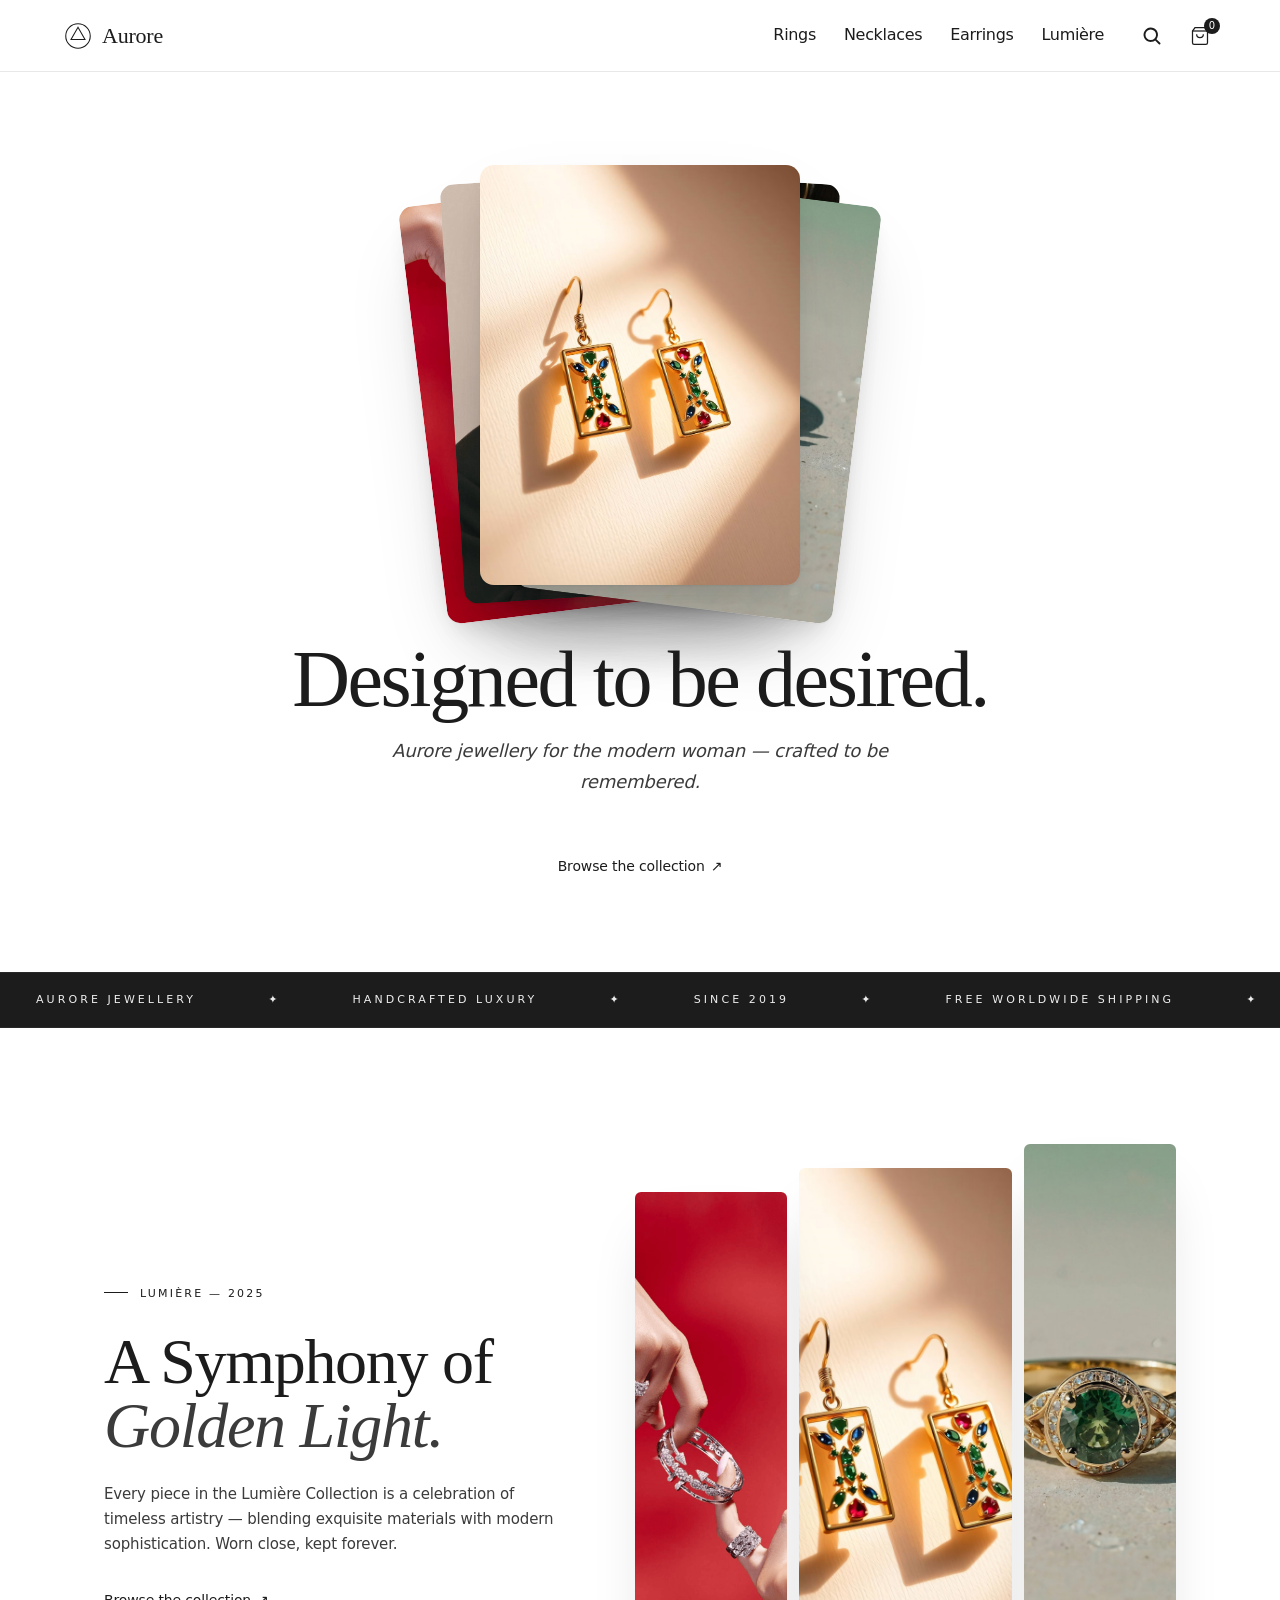
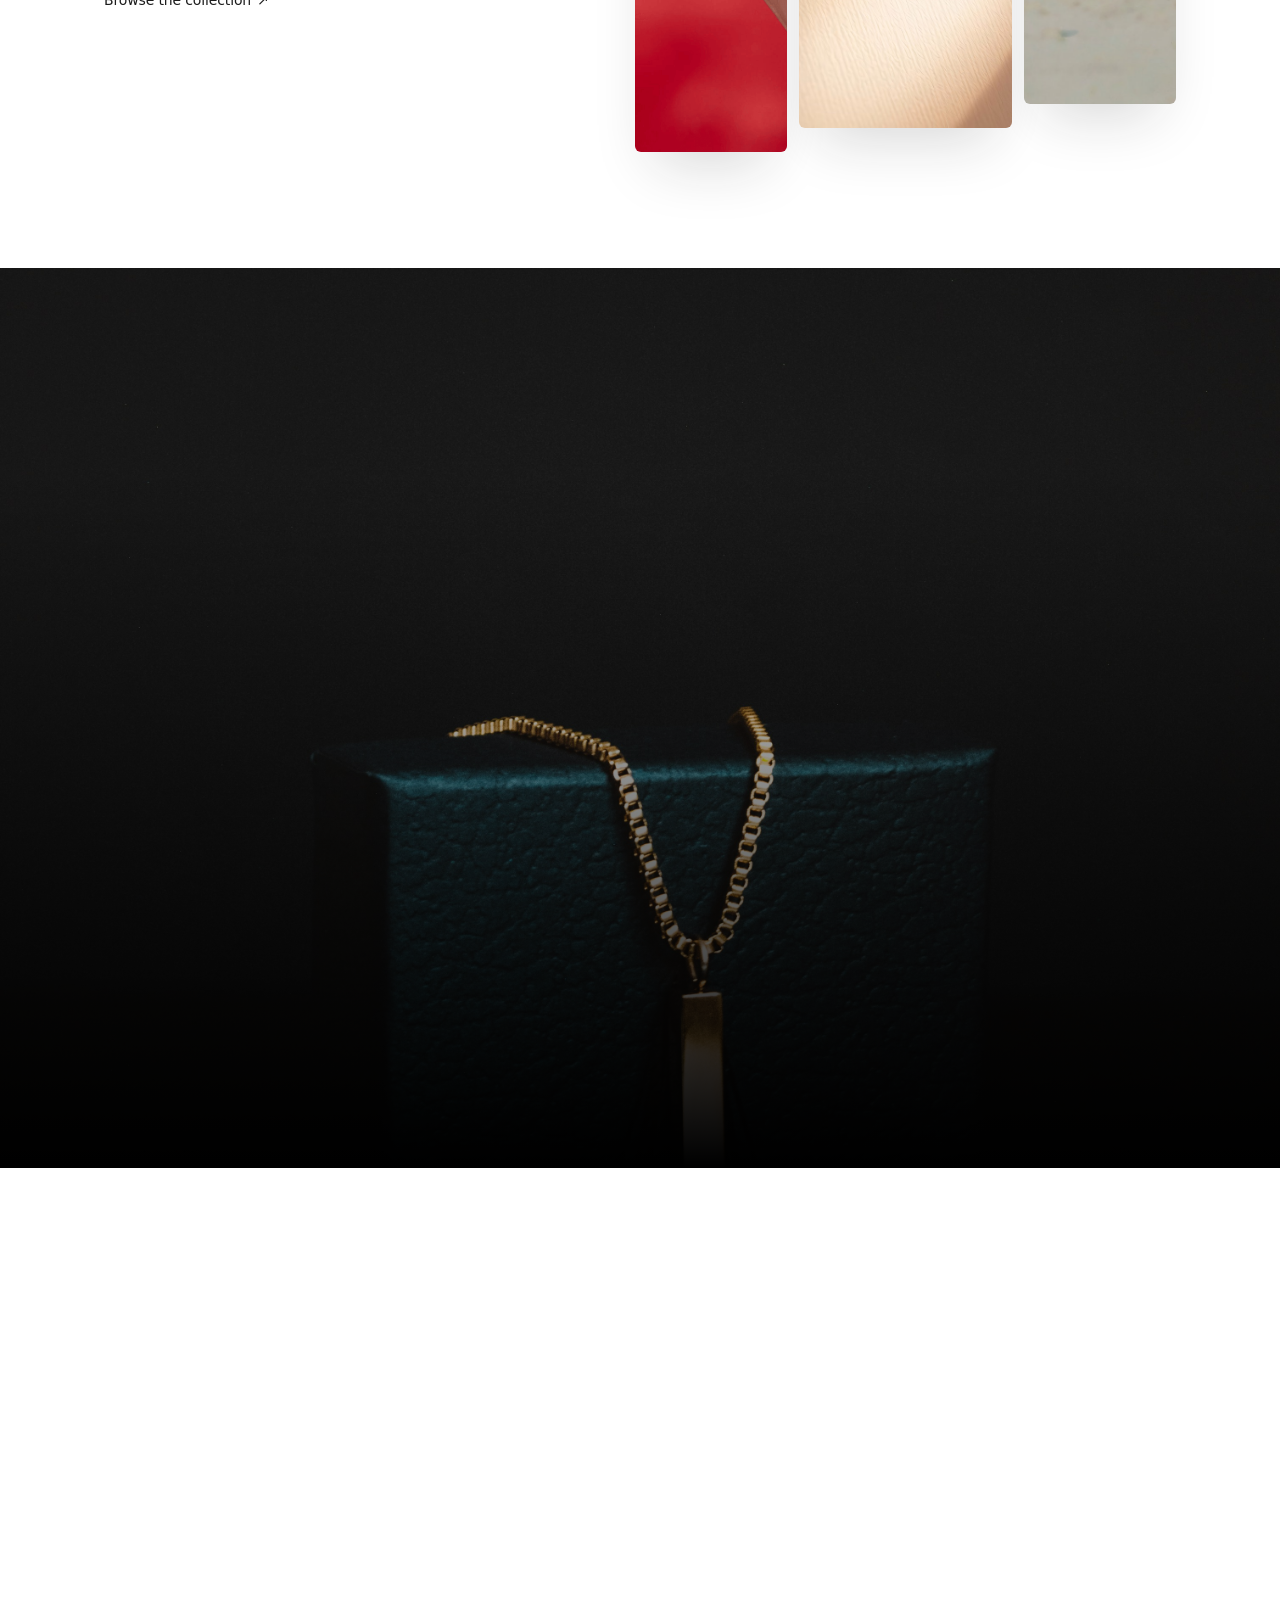
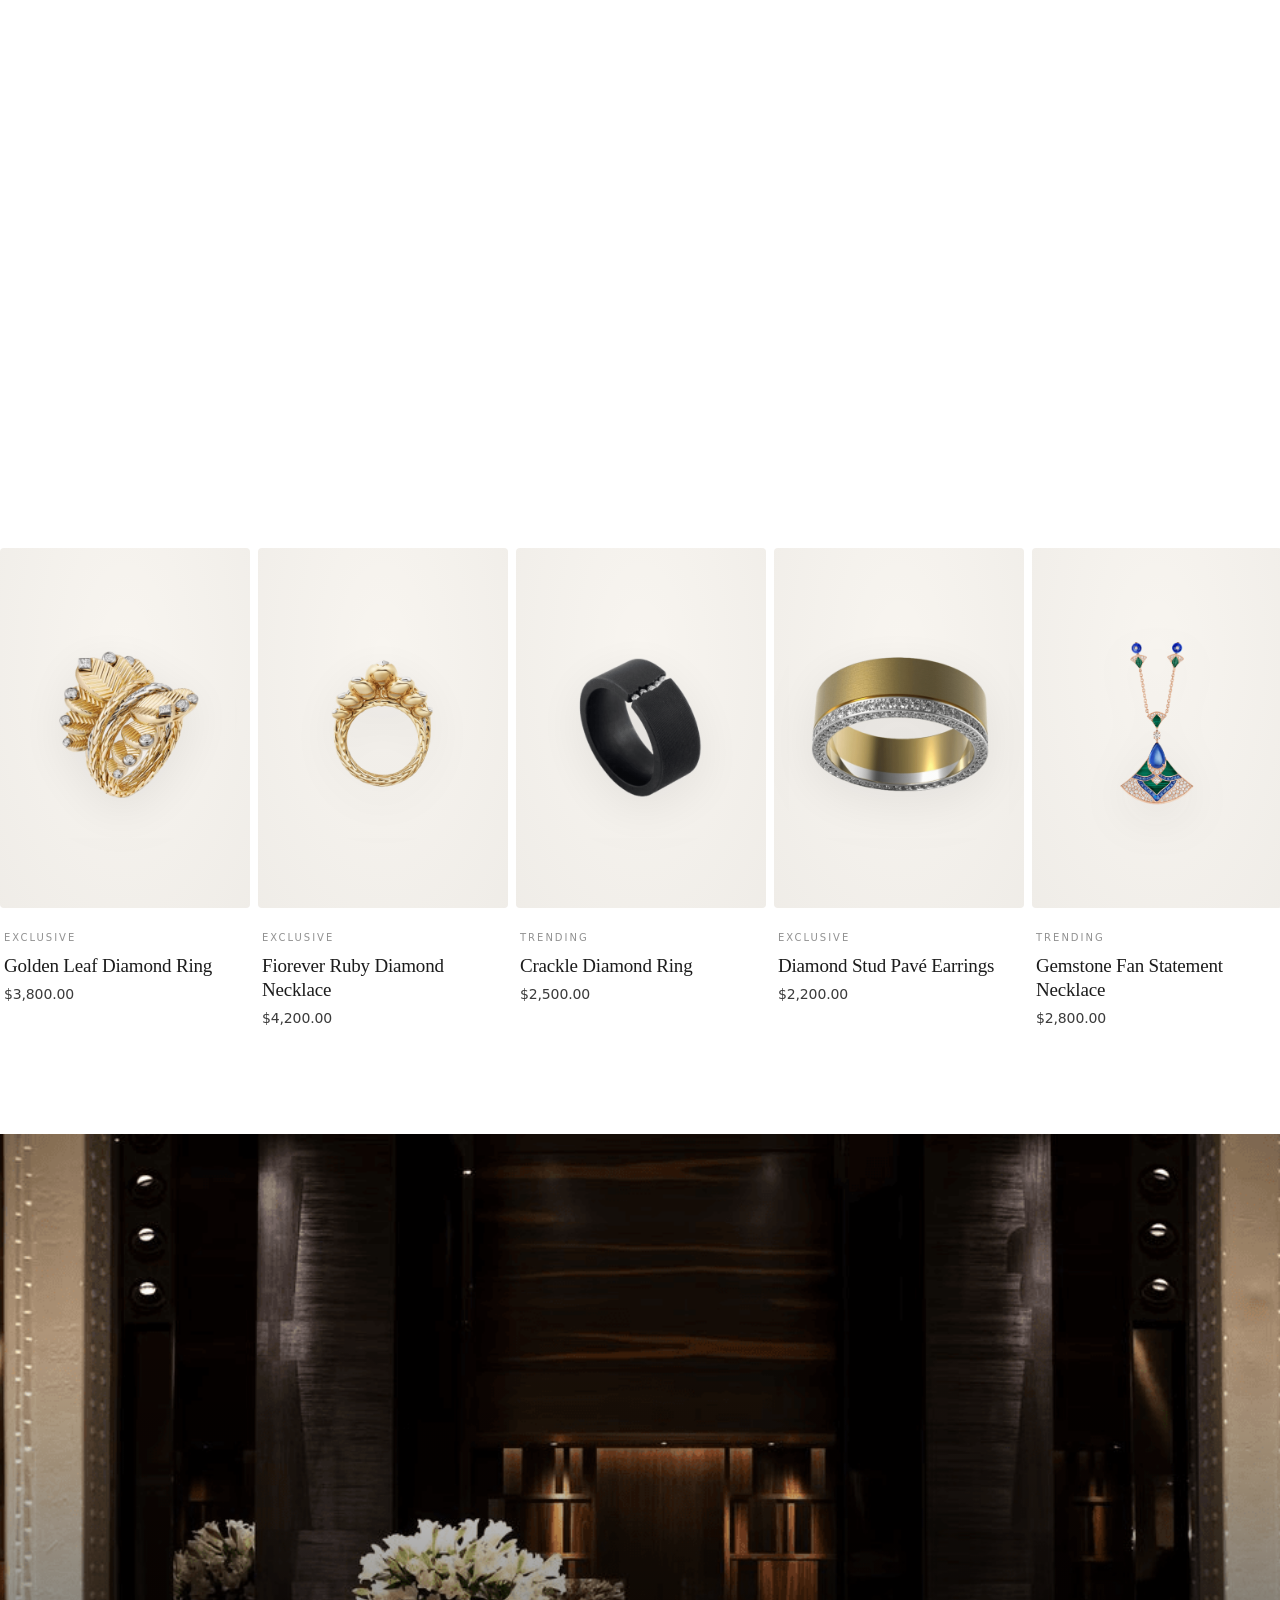
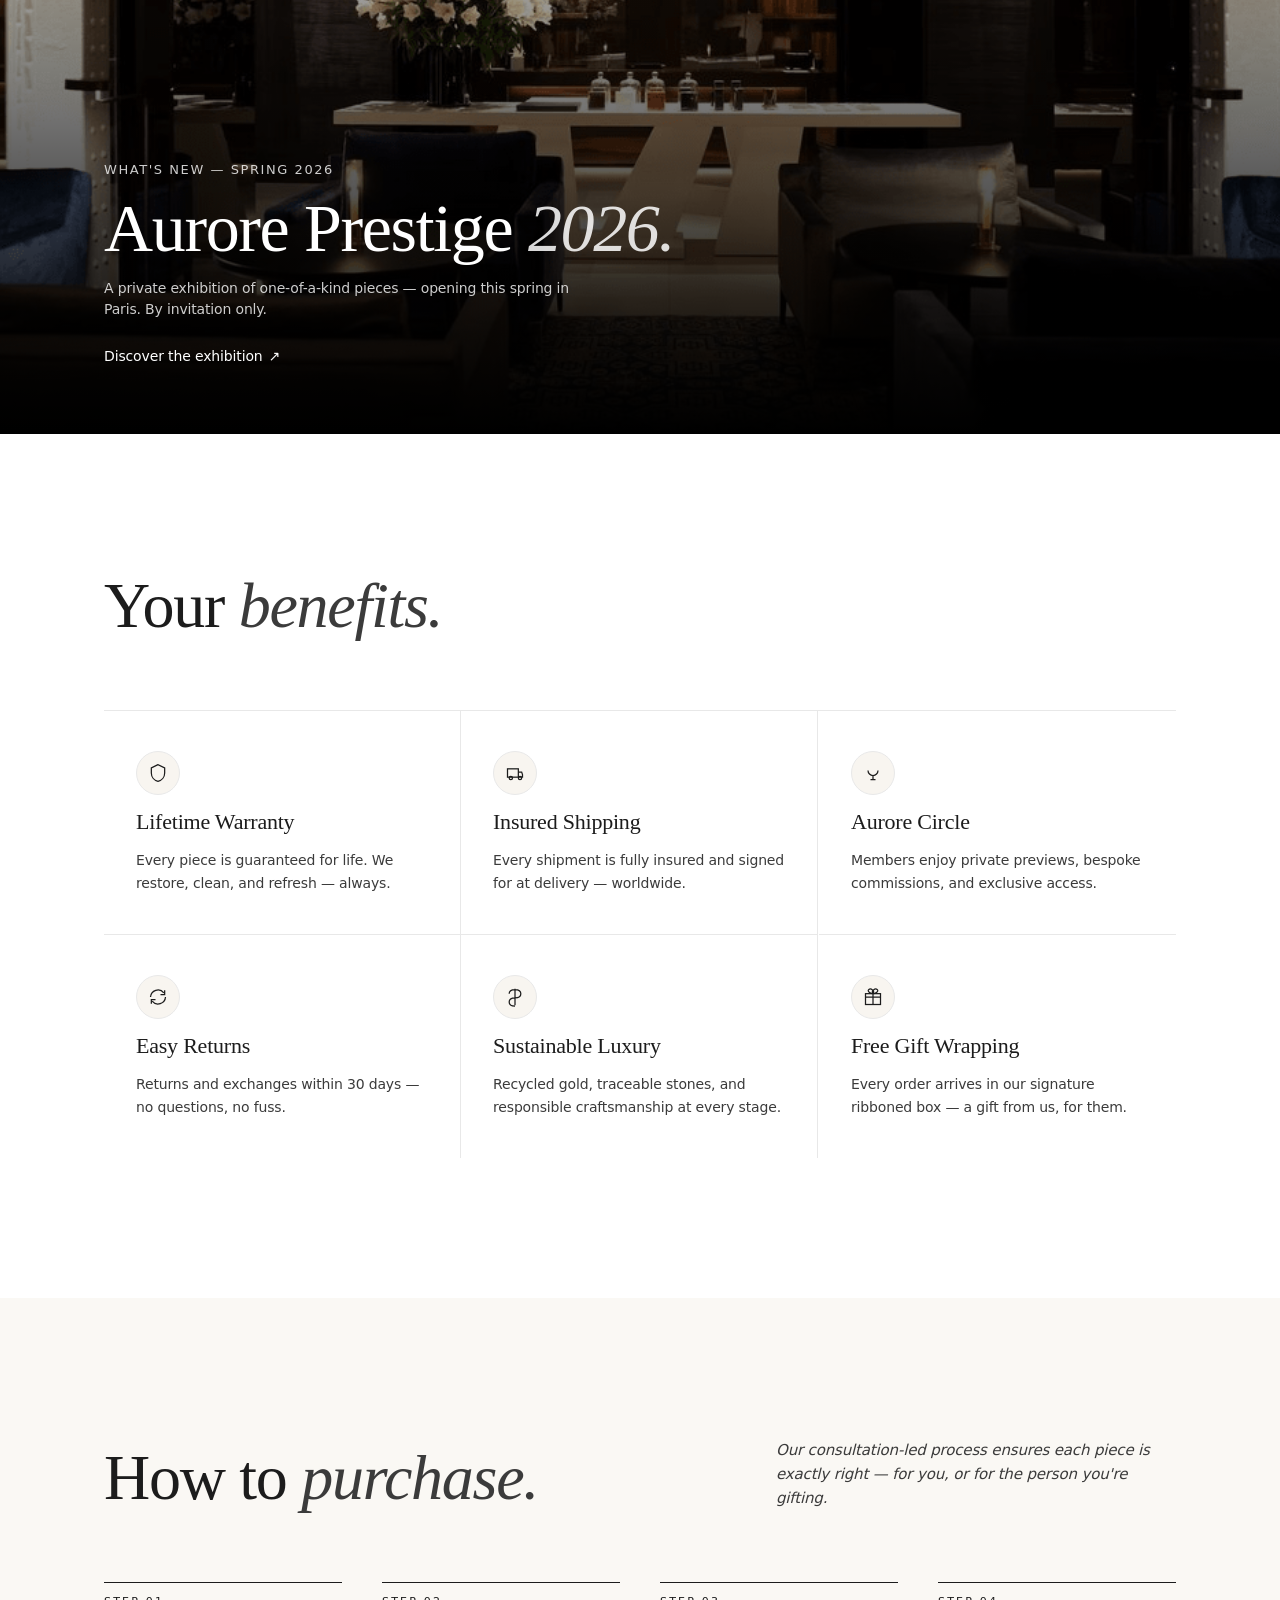
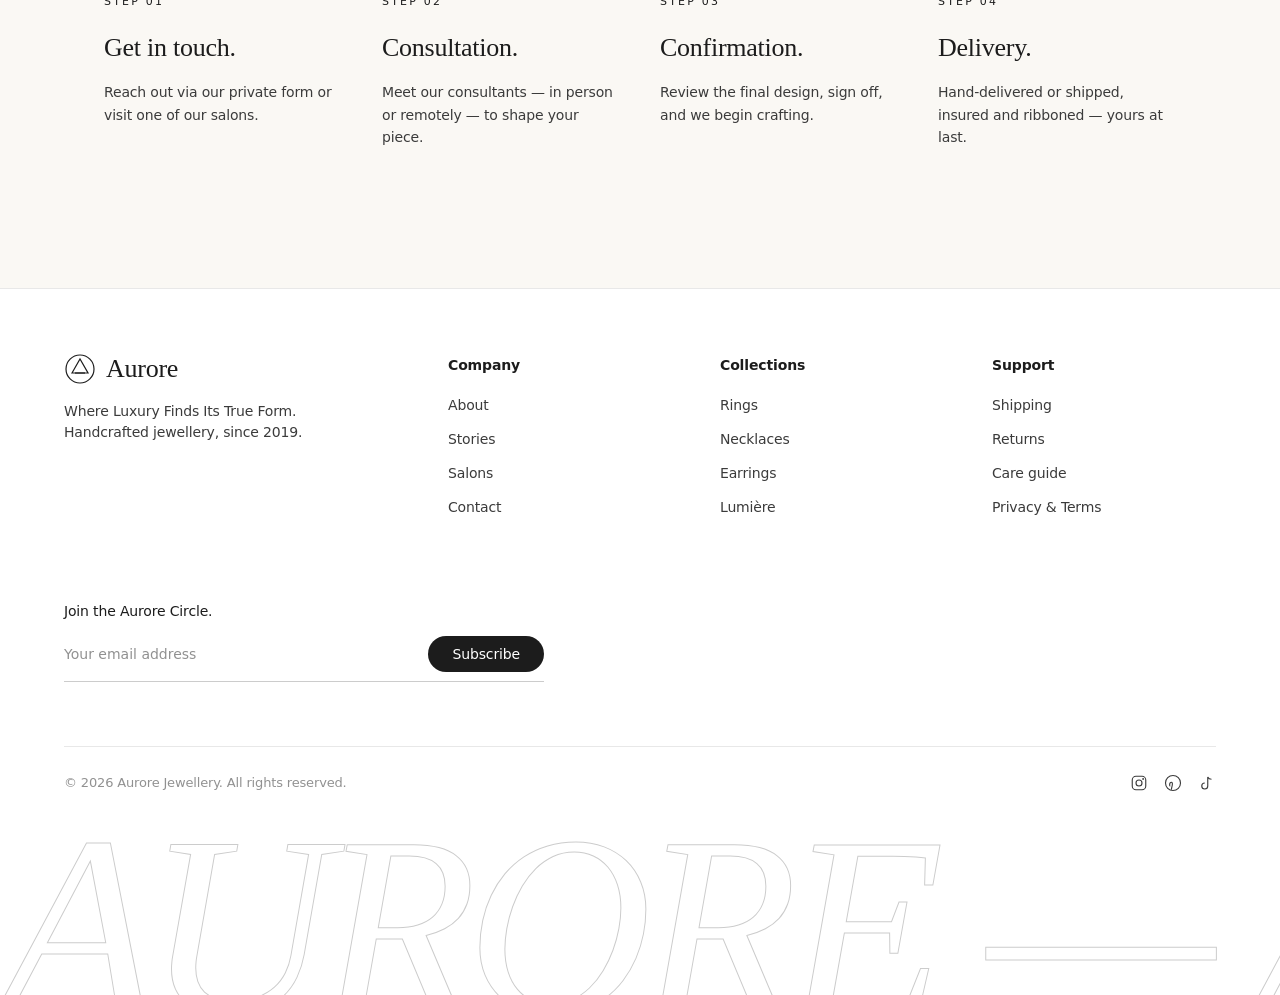
<file: index.html>
<!DOCTYPE html>
<html lang="en">
<head>
  <meta charset="UTF-8" />
  <meta name="viewport" content="width=device-width, initial-scale=1.0" />
  <title>Aurore — Where Dawn Meets Desire</title>
  <meta name="description" content="Aurore — Handcrafted luxury jewellery for the modern woman. Rings, necklaces, earrings and the Lumière Collection." />

  <link rel="preconnect" href="https://api.fontshare.com" crossorigin />
  <link rel="preconnect" href="https://cdn.fontshare.com" crossorigin />
  <link rel="preconnect" href="https://fonts.googleapis.com" />
  <link rel="preconnect" href="https://fonts.gstatic.com" crossorigin />

  <link rel="preload" as="image" href="assets/images/elara/4z5AootUChh2XDNZW0NMzXO2LI.png" />

  <link rel="stylesheet" href="assets/css/base.css" />
  <link rel="stylesheet" href="assets/css/animations.css" />
  <link rel="stylesheet" href="assets/css/navbar.css" />
  <link rel="stylesheet" href="assets/css/landing.css" />
  <link rel="stylesheet" href="assets/css/footer.css" />
</head>
<body>

  <!-- ─── NAVBAR ─── -->
  <nav class="navbar" id="navbar" aria-label="Primary">
    <div class="navbar__inner">
      <a href="index.html" class="navbar__logo" aria-label="Aurore home">
        <svg class="navbar__logo-mark" viewBox="0 0 32 32" fill="none" aria-hidden="true">
          <circle cx="16" cy="16" r="14" stroke="#1C1C1C" stroke-width="1.2"/>
          <path d="M8 20 L16 6 L24 20 Z" stroke="#1C1C1C" stroke-width="1.2" fill="none"/>
          <line x1="11" y1="20" x2="21" y2="20" stroke="#1C1C1C" stroke-width="1.2"/>
        </svg>
        <span class="navbar__logo-text">Aurore</span>
      </a>

      <div class="navbar__right">
        <div class="navbar__links">
          <a href="catalogue.html?filter=rings"     class="navbar__link">Rings</a>
          <a href="catalogue.html?filter=necklaces" class="navbar__link">Necklaces</a>
          <a href="catalogue.html?filter=earrings"  class="navbar__link">Earrings</a>
          <a href="catalogue.html?filter=lumiere"   class="navbar__link">Lumière</a>
        </div>
        <div class="navbar__icons">
          <button class="navbar__icon" aria-label="Search">
            <svg width="20" height="20" viewBox="0 0 256 256" aria-hidden="true">
              <path fill="currentColor" d="M232.49,215.51,185,168a92.12,92.12,0,1,0-17,17l47.53,47.54a12,12,0,0,0,17-17ZM44,112a68,68,0,1,1,68,68A68.07,68.07,0,0,1,44,112Z"/>
            </svg>
          </button>
          <button class="navbar__icon" aria-label="Bag">
            <svg width="20" height="20" viewBox="0 0 24 24" fill="none" stroke="currentColor" stroke-width="1.5" aria-hidden="true">
              <path d="M6 2 3 6v14a2 2 0 0 0 2 2h14a2 2 0 0 0 2-2V6l-3-4z"/>
              <line x1="3" y1="6" x2="21" y2="6"/>
              <path d="M16 10a4 4 0 0 1-8 0"/>
            </svg>
            <span class="navbar__count">0</span>
          </button>
          <button class="navbar__burger" id="navBurger" aria-label="Open menu">
            <svg width="24" height="24" viewBox="0 0 24 24" fill="none" stroke="currentColor" stroke-width="1.5" aria-hidden="true">
              <line x1="3" y1="7" x2="21" y2="7"/>
              <line x1="3" y1="12" x2="21" y2="12"/>
              <line x1="3" y1="17" x2="21" y2="17"/>
            </svg>
          </button>
        </div>
      </div>
    </div>
  </nav>

  <!-- ─── MOBILE MENU OVERLAY ─── -->
  <div class="mobile-menu" id="mobileMenu" role="dialog" aria-modal="true" aria-label="Mobile menu">
    <div class="mobile-menu__header">
      <span class="navbar__logo-text">Aurore</span>
      <button class="mobile-menu__close" id="menuClose" aria-label="Close menu">✕</button>
    </div>
    <div class="mobile-menu__links">
      <a href="catalogue.html?filter=rings">Rings</a>
      <a href="catalogue.html?filter=necklaces">Necklaces</a>
      <a href="catalogue.html?filter=earrings">Earrings</a>
      <a href="catalogue.html?filter=lumiere">Lumière</a>
      <a href="catalogue.html">All Collections</a>
    </div>
  </div>

  <!-- ─── HERO ─── -->
  <section class="hero">
    <div class="hero__sticky">

      <!-- Image stack -->
      <div class="hero__stack" id="heroStack">
        <div class="hero__stack-img"><img src="assets/images/elara/4z5AootUChh2XDNZW0NMzXO2LI.png" alt="Editorial jewellery shot" /></div>
        <div class="hero__stack-img"><img src="assets/images/elara/FpJkmcO1nccrgnuOzf2HY1gd9kc.png" alt="" /></div>
        <div class="hero__stack-img"><img src="assets/images/elara/lq4LO5vXWl0yPqiK2jG5EV5I7A.jpg" alt="" /></div>
        <div class="hero__stack-img"><img src="assets/images/elara/jUkDC1riEdQJvB8zxGpovFvA82s.jpg" alt="" /></div>
        <div class="hero__stack-img"><img src="assets/images/elara/DU9rtRev4xTnSDvCPbSSy0kfmtw.jpg" alt="" /></div>
      </div>

      <!-- Simple hero text under the stack -->
      <div class="hero__headline">
        <div class="hero__headline-inner">
          <h1>Designed to be desired.</h1>
          <p class="hero__sub-text">Aurore jewellery for the modern woman — crafted to be remembered.</p>
        </div>
      </div>

      <div class="hero__cta-wrap">
        <a href="catalogue.html" class="link-underline">Browse the collection <span class="arrow">↗</span></a>
      </div>
    </div>
  </section>

  <!-- ─── MARQUEE STRIP ─── -->
  <div class="strip-marquee" data-marquee aria-hidden="true">
    <div class="strip-marquee__track">
      <span>Aurore Jewellery</span><span>✦</span>
      <span>Handcrafted Luxury</span><span>✦</span>
      <span>Since 2019</span><span>✦</span>
      <span>Free Worldwide Shipping</span><span>✦</span>
      <span>Aurore Jewellery</span><span>✦</span>
      <span>Handcrafted Luxury</span><span>✦</span>
      <span>Since 2019</span><span>✦</span>
      <span>Free Worldwide Shipping</span><span>✦</span>
    </div>
  </div>

  <!-- ─── LUMIÈRE COLLECTION FEATURE ─── -->
  <section class="lumiere section">
    <div class="container">
      <div class="lumiere__inner">
        <div class="lumiere__text reveal from-left">
          <span class="lumiere__year">Lumière — 2025</span>
          <h2>A Symphony of <em>Golden Light.</em></h2>
          <p>Every piece in the Lumière Collection is a celebration of timeless artistry — blending exquisite materials with modern sophistication. Worn close, kept forever.</p>
          <a href="catalogue.html?filter=lumiere" class="link-underline" style="margin-top: 8px;">Browse the collection <span class="arrow">↗</span></a>
        </div>
        <div class="lumiere__images reveal from-right">
          <img src="assets/images/elara/4z5AootUChh2XDNZW0NMzXO2LI.png" alt="Lumière model shot" loading="lazy" />
          <img src="assets/images/elara/lq4LO5vXWl0yPqiK2jG5EV5I7A.jpg" alt="Lumière product close-up" loading="lazy" />
          <img src="assets/images/elara/DU9rtRev4xTnSDvCPbSSy0kfmtw.jpg" alt="Lumière piece 3" loading="lazy" />
        </div>
      </div>
    </div>
  </section>

  <!-- ─── AURORE CIRCLE (Membership) ─── -->
  <section class="circle">
    <img class="circle__bg" src="assets/images/elara/lcAX43n7xsowQvdFpnSiXrcwbjw.jpg" alt="" loading="lazy" />
    <div class="circle__overlay"></div>
    <div class="circle__content">
      <span class="circle__label reveal">Membership — By Invitation</span>
      <h3 class="reveal delay-1">Aurore Circle. <em>The Pinnacle of Luxury.</em></h3>
      <p class="reveal delay-2">An invitation-only membership for collectors of beauty. Private previews, bespoke commissions, and the first look at every new collection.</p>
      <div class="reveal delay-3">
        <a href="#" class="link-underline is-white">Discover the Circle <span class="arrow">↗</span></a>
      </div>
    </div>
  </section>

  <!-- ─── CATEGORY CARDS ─── -->
  <section class="categories">
    <a href="catalogue.html?filter=rings" class="category-card reveal">
      <img src="assets/images/elara/6PdnbGUQqxXcFnF40Aj3VSuHI.png" alt="Rings collection" loading="lazy" />
      <div class="category-card__overlay"></div>
      <div class="category-card__text">
        <h2>The <em>Rings.</em></h2>
        <p>Crafted to add quiet sophistication to any look — for every day, and every occasion.</p>
        <a href="catalogue.html?filter=rings" class="link-underline is-white">Browse the collection <span class="arrow">↗</span></a>
      </div>
    </a>
    <a href="catalogue.html?filter=necklaces" class="category-card reveal delay-1">
      <img src="assets/images/elara/K6I0MC7E40iP7AnSH8tTjigcsE.png" alt="Necklaces collection" loading="lazy" />
      <div class="category-card__overlay"></div>
      <div class="category-card__text">
        <h2>The <em>Necklaces.</em></h2>
        <p>Heirlooms designed to follow you through every chapter — and the next.</p>
        <a href="catalogue.html?filter=necklaces" class="link-underline is-white">Browse the collection <span class="arrow">↗</span></a>
      </div>
    </a>
  </section>

  <!-- ─── TRENDING — Auto-scroll product track ─── -->
  <section class="trending">
    <div class="trending__head">
      <div class="reveal">
        <h2>What's <em>trending.</em></h2>
        <p>The pieces our clients are reaching for this season.</p>
      </div>
      <a href="catalogue.html" class="link-underline reveal delay-1">Browse the collection <span class="arrow">↗</span></a>
    </div>
    <div class="trending-track" data-marquee>
      <div class="trending-track__inner">
        <!-- Set 1 -->
        <a href="catalogue.html" class="product-card">
          <div class="product-card__img-wrap">
            <img class="img-primary"   src="assets/images/elara/TS8Ehpq4e8pNLRTfmTMt4sLzPvg.png" alt="Golden Leaf Diamond Ring" />
            <img class="img-secondary" src="assets/images/elara/WyABa6qFtIkI5y3U7ektzji9gI.png" alt="" loading="lazy" />
            <button class="product-card__add">Add to Bag</button>
          </div>
          <div class="product-card__info">
            <span class="product-card__badge">Exclusive</span>
            <p class="product-card__name">Golden Leaf Diamond Ring</p>
            <p class="product-card__price">$3,800.00</p>
          </div>
        </a>
        <a href="catalogue.html" class="product-card">
          <div class="product-card__img-wrap">
            <img class="img-primary"   src="assets/images/elara/mZl0ylevZwm4NOnvYkjNI5RCP0.png" alt="Fiorever Ruby Diamond Necklace" />
            <img class="img-secondary" src="assets/images/elara/rsI1Q0OWMdIO8D2cMNKTAtb7Q.png" alt="" loading="lazy" />
            <button class="product-card__add">Add to Bag</button>
          </div>
          <div class="product-card__info">
            <span class="product-card__badge">Exclusive</span>
            <p class="product-card__name">Fiorever Ruby Diamond Necklace</p>
            <p class="product-card__price">$4,200.00</p>
          </div>
        </a>
        <a href="catalogue.html" class="product-card">
          <div class="product-card__img-wrap">
            <img class="img-primary"   src="assets/images/elara/fXi53IjuKlDSz5JuTpyWLgvCw.png" alt="Crackle Diamond Ring" />
            <img class="img-secondary" src="assets/images/elara/TS8Ehpq4e8pNLRTfmTMt4sLzPvg.png" alt="" loading="lazy" />
            <button class="product-card__add">Add to Bag</button>
          </div>
          <div class="product-card__info">
            <span class="product-card__badge">Trending</span>
            <p class="product-card__name">Crackle Diamond Ring</p>
            <p class="product-card__price">$2,500.00</p>
          </div>
        </a>
        <a href="catalogue.html" class="product-card">
          <div class="product-card__img-wrap">
            <img class="img-primary"   src="assets/images/elara/LPVNSPlYKk46vos9o2srjnpLtY.png" alt="Diamond Stud Pavé Earrings" />
            <img class="img-secondary" src="assets/images/elara/rsI1Q0OWMdIO8D2cMNKTAtb7Q.png" alt="" loading="lazy" />
            <button class="product-card__add">Add to Bag</button>
          </div>
          <div class="product-card__info">
            <span class="product-card__badge">Exclusive</span>
            <p class="product-card__name">Diamond Stud Pavé Earrings</p>
            <p class="product-card__price">$2,200.00</p>
          </div>
        </a>
        <a href="catalogue.html" class="product-card">
          <div class="product-card__img-wrap">
            <img class="img-primary"   src="assets/images/elara/BfRKgfX04LoXljntlZYbW41khW8.png" alt="Gemstone Fan Statement Necklace" />
            <img class="img-secondary" src="assets/images/elara/dcOH4hnmmZMcl3t7tQtbiwC6c.png" alt="" loading="lazy" />
            <button class="product-card__add">Add to Bag</button>
          </div>
          <div class="product-card__info">
            <span class="product-card__badge">Trending</span>
            <p class="product-card__name">Gemstone Fan Statement Necklace</p>
            <p class="product-card__price">$2,800.00</p>
          </div>
        </a>
        <a href="catalogue.html" class="product-card">
          <div class="product-card__img-wrap">
            <img class="img-primary"   src="assets/images/elara/0usdj3k3YH9KXwTWpE8ldzZKCI.png" alt="Modern Geometric Diamond Eternity Ring" />
            <img class="img-secondary" src="assets/images/elara/I7dU3UccVEa0K3V3h24nQ3Fd7Y.png" alt="" loading="lazy" />
            <button class="product-card__add">Add to Bag</button>
          </div>
          <div class="product-card__info">
            <span class="product-card__badge">New</span>
            <p class="product-card__name">Modern Geometric Diamond Eternity Ring</p>
            <p class="product-card__price">$3,900.00</p>
          </div>
        </a>
        <!-- Set 2 (duplicated for seamless loop) -->
        <a href="catalogue.html" class="product-card" aria-hidden="true">
          <div class="product-card__img-wrap">
            <img class="img-primary"   src="assets/images/elara/TS8Ehpq4e8pNLRTfmTMt4sLzPvg.png" alt="" />
            <img class="img-secondary" src="assets/images/elara/WyABa6qFtIkI5y3U7ektzji9gI.png" alt="" loading="lazy" />
            <button class="product-card__add">Add to Bag</button>
          </div>
          <div class="product-card__info">
            <span class="product-card__badge">Exclusive</span>
            <p class="product-card__name">Golden Leaf Diamond Ring</p>
            <p class="product-card__price">$3,800.00</p>
          </div>
        </a>
        <a href="catalogue.html" class="product-card" aria-hidden="true">
          <div class="product-card__img-wrap">
            <img class="img-primary"   src="assets/images/elara/mZl0ylevZwm4NOnvYkjNI5RCP0.png" alt="" />
            <img class="img-secondary" src="assets/images/elara/rsI1Q0OWMdIO8D2cMNKTAtb7Q.png" alt="" loading="lazy" />
            <button class="product-card__add">Add to Bag</button>
          </div>
          <div class="product-card__info">
            <span class="product-card__badge">Exclusive</span>
            <p class="product-card__name">Fiorever Ruby Diamond Necklace</p>
            <p class="product-card__price">$4,200.00</p>
          </div>
        </a>
        <a href="catalogue.html" class="product-card" aria-hidden="true">
          <div class="product-card__img-wrap">
            <img class="img-primary"   src="assets/images/elara/fXi53IjuKlDSz5JuTpyWLgvCw.png" alt="" />
            <img class="img-secondary" src="assets/images/elara/TS8Ehpq4e8pNLRTfmTMt4sLzPvg.png" alt="" loading="lazy" />
            <button class="product-card__add">Add to Bag</button>
          </div>
          <div class="product-card__info">
            <span class="product-card__badge">Trending</span>
            <p class="product-card__name">Crackle Diamond Ring</p>
            <p class="product-card__price">$2,500.00</p>
          </div>
        </a>
        <a href="catalogue.html" class="product-card" aria-hidden="true">
          <div class="product-card__img-wrap">
            <img class="img-primary"   src="assets/images/elara/LPVNSPlYKk46vos9o2srjnpLtY.png" alt="" />
            <img class="img-secondary" src="assets/images/elara/rsI1Q0OWMdIO8D2cMNKTAtb7Q.png" alt="" loading="lazy" />
            <button class="product-card__add">Add to Bag</button>
          </div>
          <div class="product-card__info">
            <span class="product-card__badge">Exclusive</span>
            <p class="product-card__name">Diamond Stud Pavé Earrings</p>
            <p class="product-card__price">$2,200.00</p>
          </div>
        </a>
        <a href="catalogue.html" class="product-card" aria-hidden="true">
          <div class="product-card__img-wrap">
            <img class="img-primary"   src="assets/images/elara/BfRKgfX04LoXljntlZYbW41khW8.png" alt="" />
            <img class="img-secondary" src="assets/images/elara/dcOH4hnmmZMcl3t7tQtbiwC6c.png" alt="" loading="lazy" />
            <button class="product-card__add">Add to Bag</button>
          </div>
          <div class="product-card__info">
            <span class="product-card__badge">Trending</span>
            <p class="product-card__name">Gemstone Fan Statement Necklace</p>
            <p class="product-card__price">$2,800.00</p>
          </div>
        </a>
        <a href="catalogue.html" class="product-card" aria-hidden="true">
          <div class="product-card__img-wrap">
            <img class="img-primary"   src="assets/images/elara/0usdj3k3YH9KXwTWpE8ldzZKCI.png" alt="" />
            <img class="img-secondary" src="assets/images/elara/I7dU3UccVEa0K3V3h24nQ3Fd7Y.png" alt="" loading="lazy" />
            <button class="product-card__add">Add to Bag</button>
          </div>
          <div class="product-card__info">
            <span class="product-card__badge">New</span>
            <p class="product-card__name">Modern Geometric Diamond Eternity Ring</p>
            <p class="product-card__price">$3,900.00</p>
          </div>
        </a>
      </div>
    </div>
  </section>

  <!-- ─── VIDEO FEATURE — Aurore Prestige ─── -->
  <section class="video-feature">
    <img class="video-feature__img" src="assets/images/elara/Ur04iUGJpp1xcibFCU62LwrE2lk.png" alt="" loading="lazy" />
    <div class="video-feature__overlay"></div>
    <div class="video-feature__content">
      <span class="video-feature__label">What's New — Spring 2026</span>
      <h2 class="reveal">Aurore Prestige <em>2026.</em></h2>
      <p class="reveal delay-1">A private exhibition of one-of-a-kind pieces — opening this spring in Paris. By invitation only.</p>
      <div class="reveal delay-2"><a href="#" class="link-underline is-white">Discover the exhibition <span class="arrow">↗</span></a></div>
    </div>
  </section>

  <!-- ─── BENEFITS ─── -->
  <section class="benefits section">
    <div class="container">
      <div class="benefits__head reveal">
        <h2>Your <em>benefits.</em></h2>
      </div>
      <div class="benefits__grid">
        <div class="benefit-item reveal">
          <span class="benefit-item__icon">
            <svg width="20" height="20" viewBox="0 0 24 24" fill="none" stroke="currentColor" stroke-width="1.5"><path d="M12 2 4 6v6c0 5 3.5 9 8 10 4.5-1 8-5 8-10V6l-8-4Z"/></svg>
          </span>
          <h4>Lifetime Warranty</h4>
          <p>Every piece is guaranteed for life. We restore, clean, and refresh — always.</p>
        </div>
        <div class="benefit-item reveal delay-1">
          <span class="benefit-item__icon">
            <svg width="20" height="20" viewBox="0 0 24 24" fill="none" stroke="currentColor" stroke-width="1.5"><rect x="3" y="7" width="13" height="10"/><path d="M16 11h4l1 3v3h-5"/><circle cx="7" cy="18" r="2"/><circle cx="18" cy="18" r="2"/></svg>
          </span>
          <h4>Insured Shipping</h4>
          <p>Every shipment is fully insured and signed for at delivery — worldwide.</p>
        </div>
        <div class="benefit-item reveal delay-2">
          <span class="benefit-item__icon">
            <svg width="20" height="20" viewBox="0 0 24 24" fill="none" stroke="currentColor" stroke-width="1.5"><path d="M6 9a6 6 0 1 0 12 0M12 15v5M9 20h6"/></svg>
          </span>
          <h4>Aurore Circle</h4>
          <p>Members enjoy private previews, bespoke commissions, and exclusive access.</p>
        </div>
        <div class="benefit-item reveal delay-3">
          <span class="benefit-item__icon">
            <svg width="20" height="20" viewBox="0 0 24 24" fill="none" stroke="currentColor" stroke-width="1.5"><path d="M3 12a9 9 0 0 1 16-5"/><path d="M20 4v5h-5"/><path d="M21 12a9 9 0 0 1-16 5"/><path d="M4 20v-5h5"/></svg>
          </span>
          <h4>Easy Returns</h4>
          <p>Returns and exchanges within 30 days — no questions, no fuss.</p>
        </div>
        <div class="benefit-item reveal delay-4">
          <span class="benefit-item__icon">
            <svg width="20" height="20" viewBox="0 0 24 24" fill="none" stroke="currentColor" stroke-width="1.5"><path d="M12 2v20M5 8c0-3 3-5 7-5s7 2 7 5-3 5-7 5-7 2-7 5 3 5 7 5"/></svg>
          </span>
          <h4>Sustainable Luxury</h4>
          <p>Recycled gold, traceable stones, and responsible craftsmanship at every stage.</p>
        </div>
        <div class="benefit-item reveal delay-5">
          <span class="benefit-item__icon">
            <svg width="20" height="20" viewBox="0 0 24 24" fill="none" stroke="currentColor" stroke-width="1.5"><rect x="3" y="8" width="18" height="13"/><path d="M3 12h18M12 8v13M12 8c-2.5-3 2.5-7 5-5s-2 5-5 5Zm0 0c2.5-3-2.5-7-5-5s2 5 5 5Z"/></svg>
          </span>
          <h4>Free Gift Wrapping</h4>
          <p>Every order arrives in our signature ribboned box — a gift from us, for them.</p>
        </div>
      </div>
    </div>
  </section>

  <!-- ─── HOW TO PURCHASE — 4 Steps ─── -->
  <section class="how-to">
    <div class="container">
      <div class="how-to__head">
        <h2 class="reveal">How to <em>purchase.</em></h2>
        <p class="reveal delay-1">Our consultation-led process ensures each piece is exactly right — for you, or for the person you're gifting.</p>
      </div>
      <div class="how-to__steps">
        <div class="step reveal"><span class="step__num">Step 01</span><h4>Get in touch.</h4><p>Reach out via our private form or visit one of our salons.</p></div>
        <div class="step reveal delay-1"><span class="step__num">Step 02</span><h4>Consultation.</h4><p>Meet our consultants — in person or remotely — to shape your piece.</p></div>
        <div class="step reveal delay-2"><span class="step__num">Step 03</span><h4>Confirmation.</h4><p>Review the final design, sign off, and we begin crafting.</p></div>
        <div class="step reveal delay-3"><span class="step__num">Step 04</span><h4>Delivery.</h4><p>Hand-delivered or shipped, insured and ribboned — yours at last.</p></div>
      </div>
    </div>
  </section>

  <!-- ─── FOOTER ─── -->
  <footer class="footer">
    <div class="footer__inner">
      <div class="footer__brand">
        <a href="index.html" class="footer__logo">
          <svg width="32" height="32" viewBox="0 0 32 32" fill="none" aria-hidden="true">
            <circle cx="16" cy="16" r="14" stroke="#1C1C1C" stroke-width="1.2"/>
            <path d="M8 20 L16 6 L24 20 Z" stroke="#1C1C1C" stroke-width="1.2" fill="none"/>
            <line x1="11" y1="20" x2="21" y2="20" stroke="#1C1C1C" stroke-width="1.2"/>
          </svg>
          <span class="footer__logo-text">Aurore</span>
        </a>
        <p class="footer__tagline">Where Luxury Finds Its True Form. Handcrafted jewellery, since 2019.</p>
      </div>

      <div class="footer__col">
        <h4>Company</h4>
        <ul>
          <li><a href="#">About</a></li>
          <li><a href="#">Stories</a></li>
          <li><a href="#">Salons</a></li>
          <li><a href="#">Contact</a></li>
        </ul>
      </div>

      <div class="footer__col">
        <h4>Collections</h4>
        <ul>
          <li><a href="catalogue.html?filter=rings">Rings</a></li>
          <li><a href="catalogue.html?filter=necklaces">Necklaces</a></li>
          <li><a href="catalogue.html?filter=earrings">Earrings</a></li>
          <li><a href="catalogue.html?filter=lumiere">Lumière</a></li>
        </ul>
      </div>

      <div class="footer__col">
        <h4>Support</h4>
        <ul>
          <li><a href="#">Shipping</a></li>
          <li><a href="#">Returns</a></li>
          <li><a href="#">Care guide</a></li>
          <li><a href="#">Privacy &amp; Terms</a></li>
        </ul>
      </div>

      <form class="footer__newsletter" onsubmit="event.preventDefault(); this.querySelector('input').value=''; this.querySelector('button').textContent='Subscribed ✓';">
        <span class="footer__newsletter-label">Join the Aurore Circle.</span>
        <div class="footer__newsletter-row">
          <input type="email" placeholder="Your email address" required aria-label="Email address" />
          <button type="submit">Subscribe</button>
        </div>
      </form>
    </div>

    <div class="footer__bottom">
      <span class="footer__copy">© 2026 Aurore Jewellery. All rights reserved.</span>
      <div class="footer__socials" aria-label="Social links">
        <a href="#" aria-label="Instagram"><svg width="18" height="18" viewBox="0 0 24 24" fill="none" stroke="currentColor" stroke-width="1.5"><rect x="3" y="3" width="18" height="18" rx="5"/><circle cx="12" cy="12" r="4"/><circle cx="17.5" cy="6.5" r="0.5" fill="currentColor"/></svg></a>
        <a href="#" aria-label="Pinterest"><svg width="18" height="18" viewBox="0 0 24 24" fill="none" stroke="currentColor" stroke-width="1.5"><circle cx="12" cy="12" r="10"/><path d="M10 21c-.5-1 .5-3 1-6 .5-2.5 0-4-1-4-1.5 0-2.5 1.5-2.5 3.5 0 1 .5 1.5 1 1.5"/></svg></a>
        <a href="#" aria-label="TikTok"><svg width="18" height="18" viewBox="0 0 24 24" fill="none" stroke="currentColor" stroke-width="1.5"><path d="M9 12a4 4 0 1 0 4 4V4c1 2 3 3 5 3"/></svg></a>
      </div>
    </div>

    <div class="footer__marquee" data-marquee aria-hidden="true">
      <div class="footer__marquee-track">
        <span>AURORE — AURORE — AURORE —</span>
        <span>AURORE — AURORE — AURORE —</span>
      </div>
    </div>
  </footer>

  <!-- ─── SCRIPTS ─── -->
  <script src="assets/js/navbar.js" defer></script>
  <script src="assets/js/scroll-reveal.js" defer></script>
  <script src="assets/js/hero.js" defer></script>
  <script src="assets/js/marquee.js" defer></script>
</body>
</html>
</file>
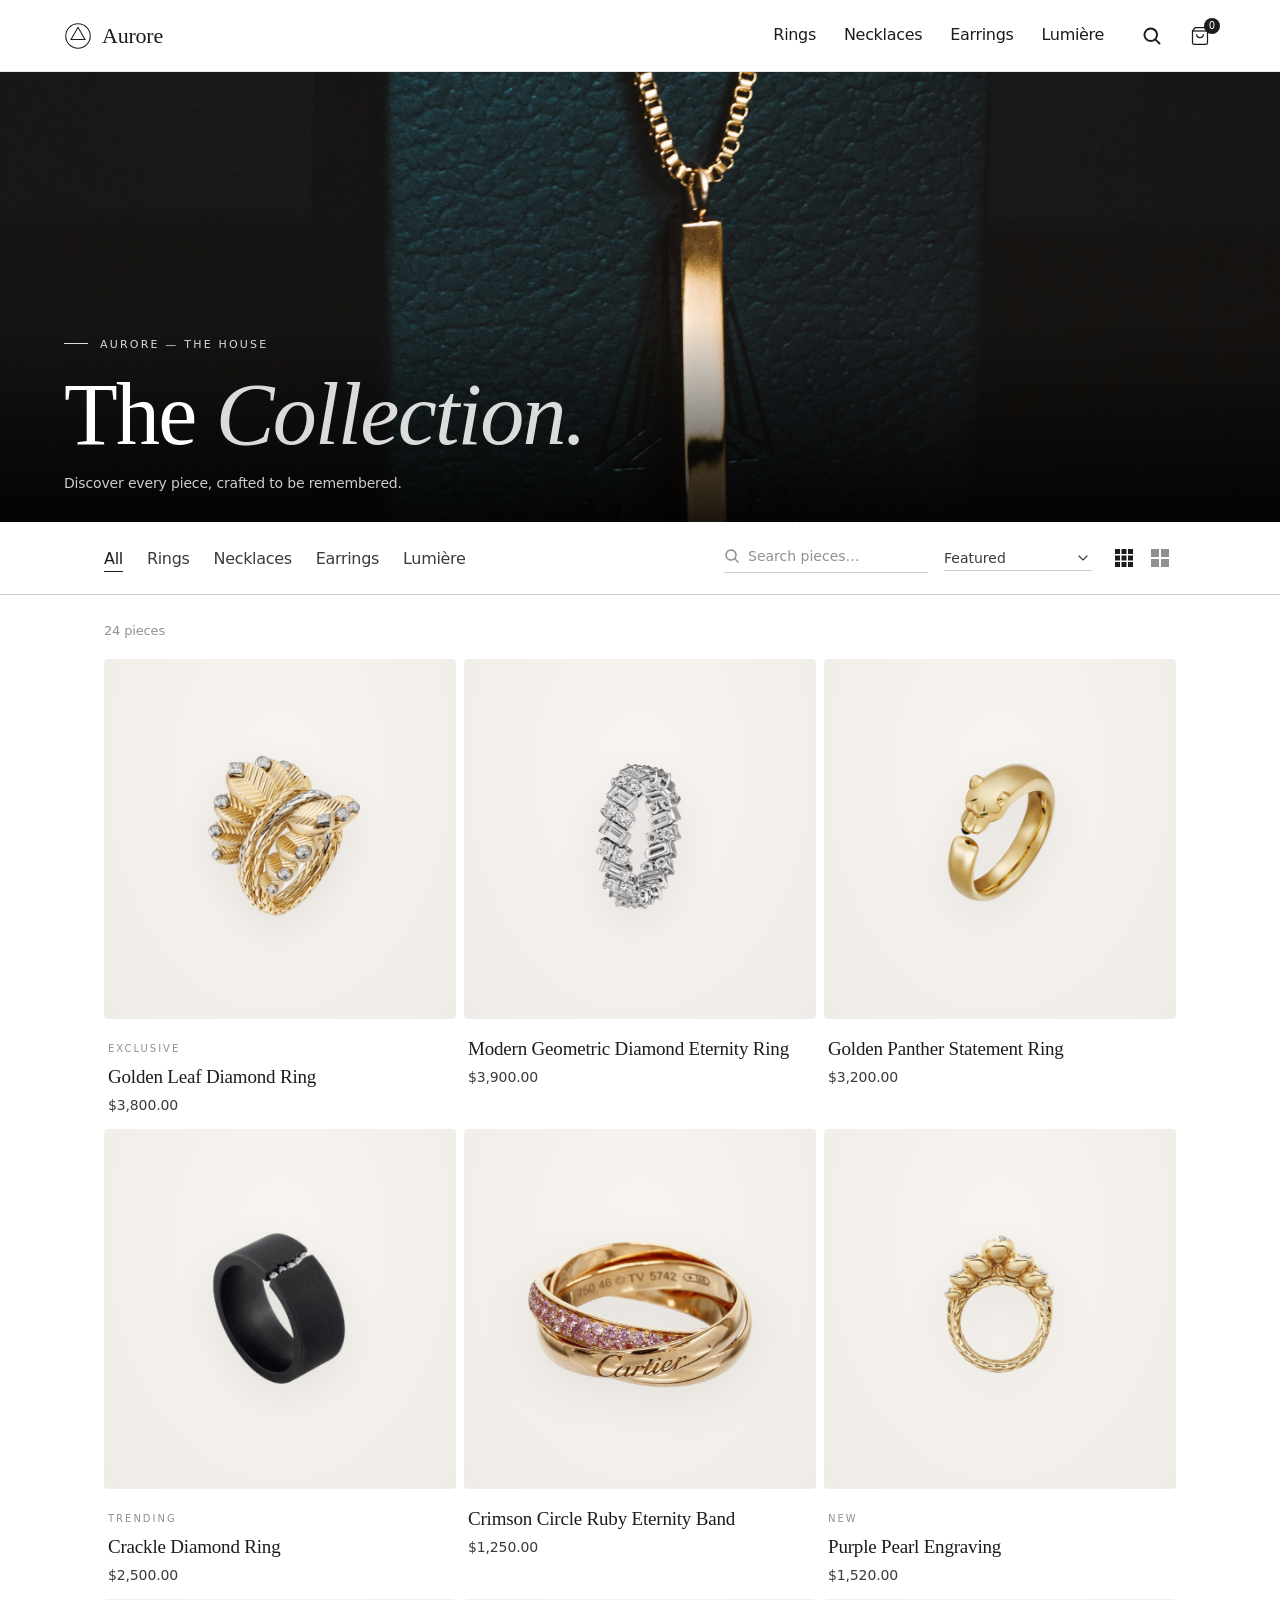
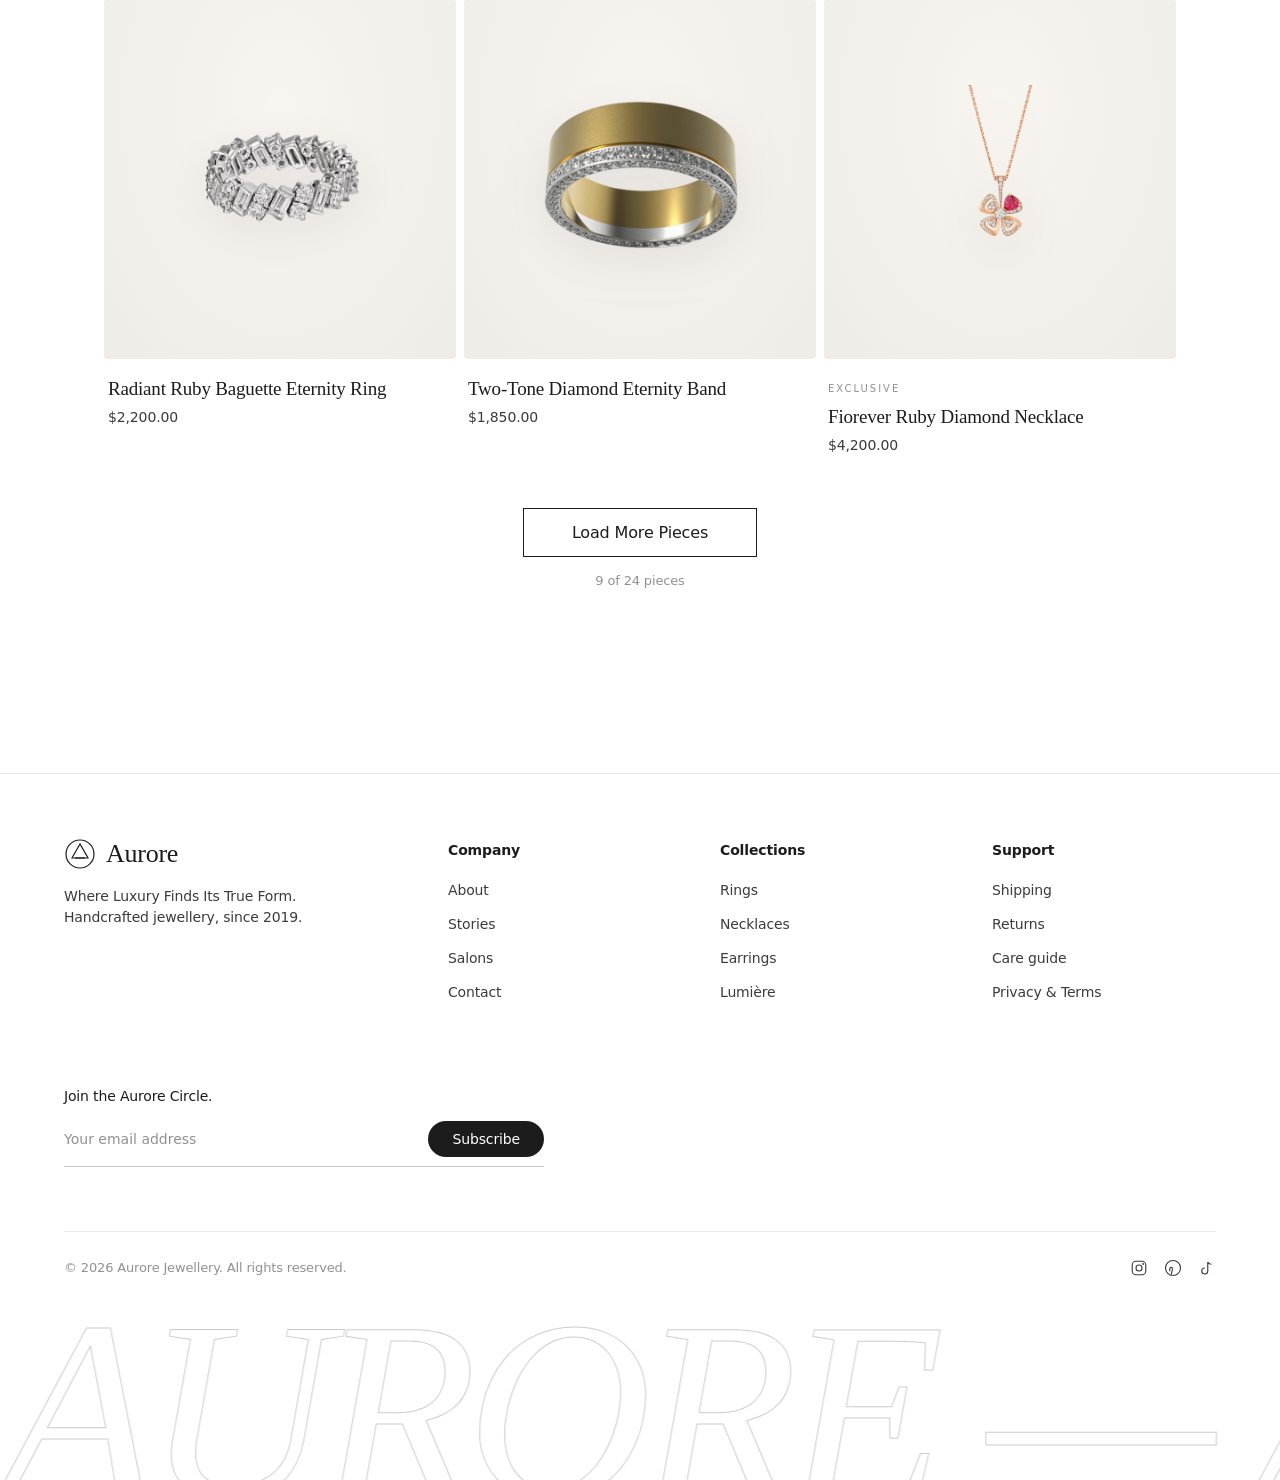
<file: catalogue.html>
<!DOCTYPE html>
<html lang="en">
<head>
  <meta charset="UTF-8" />
  <meta name="viewport" content="width=device-width, initial-scale=1.0" />
  <title>The Collection — Aurore Jewellery</title>
  <meta name="description" content="Explore the full Aurore collection — rings, necklaces, earrings, and the Lumière flagship pieces." />

  <link rel="preconnect" href="https://api.fontshare.com" crossorigin />
  <link rel="preconnect" href="https://cdn.fontshare.com" crossorigin />
  <link rel="preconnect" href="https://fonts.googleapis.com" />
  <link rel="preconnect" href="https://fonts.gstatic.com" crossorigin />

  <link rel="stylesheet" href="assets/css/base.css" />
  <link rel="stylesheet" href="assets/css/animations.css" />
  <link rel="stylesheet" href="assets/css/navbar.css" />
  <link rel="stylesheet" href="assets/css/landing.css" />
  <link rel="stylesheet" href="assets/css/catalogue.css" />
  <link rel="stylesheet" href="assets/css/footer.css" />
</head>
<body>

  <!-- ─── NAVBAR ─── -->
  <nav class="navbar" id="navbar" aria-label="Primary">
    <div class="navbar__inner">
      <a href="index.html" class="navbar__logo" aria-label="Aurore home">
        <svg class="navbar__logo-mark" viewBox="0 0 32 32" fill="none" aria-hidden="true">
          <circle cx="16" cy="16" r="14" stroke="#1C1C1C" stroke-width="1.2"/>
          <path d="M8 20 L16 6 L24 20 Z" stroke="#1C1C1C" stroke-width="1.2" fill="none"/>
          <line x1="11" y1="20" x2="21" y2="20" stroke="#1C1C1C" stroke-width="1.2"/>
        </svg>
        <span class="navbar__logo-text">Aurore</span>
      </a>

      <div class="navbar__right">
        <div class="navbar__links">
          <a href="catalogue.html?filter=rings"     class="navbar__link">Rings</a>
          <a href="catalogue.html?filter=necklaces" class="navbar__link">Necklaces</a>
          <a href="catalogue.html?filter=earrings"  class="navbar__link">Earrings</a>
          <a href="catalogue.html?filter=lumiere"   class="navbar__link">Lumière</a>
        </div>
        <div class="navbar__icons">
          <button class="navbar__icon" aria-label="Search">
            <svg width="20" height="20" viewBox="0 0 256 256" aria-hidden="true">
              <path fill="currentColor" d="M232.49,215.51,185,168a92.12,92.12,0,1,0-17,17l47.53,47.54a12,12,0,0,0,17-17ZM44,112a68,68,0,1,1,68,68A68.07,68.07,0,0,1,44,112Z"/>
            </svg>
          </button>
          <button class="navbar__icon" aria-label="Bag">
            <svg width="20" height="20" viewBox="0 0 24 24" fill="none" stroke="currentColor" stroke-width="1.5" aria-hidden="true">
              <path d="M6 2 3 6v14a2 2 0 0 0 2 2h14a2 2 0 0 0 2-2V6l-3-4z"/>
              <line x1="3" y1="6" x2="21" y2="6"/>
              <path d="M16 10a4 4 0 0 1-8 0"/>
            </svg>
            <span class="navbar__count">0</span>
          </button>
          <button class="navbar__burger" id="navBurger" aria-label="Open menu">
            <svg width="24" height="24" viewBox="0 0 24 24" fill="none" stroke="currentColor" stroke-width="1.5" aria-hidden="true">
              <line x1="3" y1="7" x2="21" y2="7"/>
              <line x1="3" y1="12" x2="21" y2="12"/>
              <line x1="3" y1="17" x2="21" y2="17"/>
            </svg>
          </button>
        </div>
      </div>
    </div>
  </nav>

  <!-- ─── MOBILE MENU OVERLAY ─── -->
  <div class="mobile-menu" id="mobileMenu" role="dialog" aria-modal="true" aria-label="Mobile menu">
    <div class="mobile-menu__header">
      <span class="navbar__logo-text">Aurore</span>
      <button class="mobile-menu__close" id="menuClose" aria-label="Close menu">✕</button>
    </div>
    <div class="mobile-menu__links">
      <a href="catalogue.html?filter=rings">Rings</a>
      <a href="catalogue.html?filter=necklaces">Necklaces</a>
      <a href="catalogue.html?filter=earrings">Earrings</a>
      <a href="catalogue.html?filter=lumiere">Lumière</a>
      <a href="catalogue.html">All Collections</a>
    </div>
  </div>

  <!-- ─── PAGE HERO BANNER ─── -->
  <section class="cat-hero">
    <img class="cat-hero__img" src="assets/images/elara/lcAX43n7xsowQvdFpnSiXrcwbjw.jpg" alt="" />
    <div class="cat-hero__overlay"></div>
    <div class="cat-hero__content">
      <span class="cat-hero__label">Aurore — The House</span>
      <h1>The <em>Collection.</em></h1>
      <p>Discover every piece, crafted to be remembered.</p>
    </div>
  </section>

  <!-- ─── STICKY CONTROLS BAR ─── -->
  <div class="cat-controls">
    <div class="cat-controls__inner">
      <div class="cat-filters" role="group" aria-label="Filter by category">
        <button class="filter-btn is-active" data-filter="all">All</button>
        <button class="filter-btn" data-filter="rings">Rings</button>
        <button class="filter-btn" data-filter="necklaces">Necklaces</button>
        <button class="filter-btn" data-filter="earrings">Earrings</button>
        <button class="filter-btn" data-filter="lumiere">Lumière</button>
      </div>

      <div class="cat-controls__right">
        <label class="cat-search" aria-label="Search">
          <svg class="cat-search__icon" viewBox="0 0 256 256" aria-hidden="true">
            <path fill="currentColor" d="M232.49,215.51,185,168a92.12,92.12,0,1,0-17,17l47.53,47.54a12,12,0,0,0,17-17ZM44,112a68,68,0,1,1,68,68A68.07,68.07,0,0,1,44,112Z"/>
          </svg>
          <input type="text" id="catalogueSearch" placeholder="Search pieces…" autocomplete="off" aria-label="Search pieces" />
        </label>
        <select class="cat-sort" id="catalogueSort" aria-label="Sort by">
          <option value="featured">Featured</option>
          <option value="price-asc">Price: Low → High</option>
          <option value="price-desc">Price: High → Low</option>
          <option value="newest">Newest</option>
        </select>
        <div class="cat-view-toggle" role="group" aria-label="View density">
          <button class="view-btn is-active" data-view="3" aria-label="3 column grid">
            <svg width="18" height="18" viewBox="0 0 18 18" fill="currentColor">
              <rect x="0" y="0" width="5" height="5"/><rect x="6.5" y="0" width="5" height="5"/><rect x="13" y="0" width="5" height="5"/>
              <rect x="0" y="6.5" width="5" height="5"/><rect x="6.5" y="6.5" width="5" height="5"/><rect x="13" y="6.5" width="5" height="5"/>
              <rect x="0" y="13" width="5" height="5"/><rect x="6.5" y="13" width="5" height="5"/><rect x="13" y="13" width="5" height="5"/>
            </svg>
          </button>
          <button class="view-btn" data-view="2" aria-label="2 column grid">
            <svg width="18" height="18" viewBox="0 0 18 18" fill="currentColor">
              <rect x="0" y="0" width="8" height="8"/><rect x="10" y="0" width="8" height="8"/>
              <rect x="0" y="10" width="8" height="8"/><rect x="10" y="10" width="8" height="8"/>
            </svg>
          </button>
        </div>
      </div>
    </div>
  </div>

  <!-- ─── RESULTS META ─── -->
  <div class="cat-meta">
    <p class="cat-meta__count"><span id="productCount">24</span> pieces</p>
  </div>

  <!-- ─── PRODUCT GRID ─── -->
  <div class="cat-grid-wrap">
    <div class="cat-grid" id="catalogueGrid">

      <!-- ═══ RINGS (8) ═══ -->
      <a href="#" class="product-card reveal" data-category="rings" data-price="3800" data-name="Golden Leaf Diamond Ring" data-date="2025-01-15">
        <div class="product-card__img-wrap">
          <img class="img-primary" src="assets/images/elara/TS8Ehpq4e8pNLRTfmTMt4sLzPvg.png" alt="Golden Leaf Diamond Ring" loading="lazy" />
          <img class="img-secondary" src="assets/images/elara/WyABa6qFtIkI5y3U7ektzji9gI.png" alt="" loading="lazy" />
          <button class="product-card__add">Add to Bag</button>
        </div>
        <div class="product-card__info">
          <span class="product-card__badge">Exclusive</span>
          <p class="product-card__name">Golden Leaf Diamond Ring</p>
          <p class="product-card__price">$3,800.00</p>
        </div>
      </a>

      <a href="#" class="product-card reveal" data-category="rings" data-price="3900" data-name="Modern Geometric Diamond Eternity Ring" data-date="2025-02-08">
        <div class="product-card__img-wrap">
          <img class="img-primary" src="assets/images/elara/0usdj3k3YH9KXwTWpE8ldzZKCI.png" alt="Modern Geometric Diamond Eternity Ring" loading="lazy" />
          <img class="img-secondary" src="assets/images/elara/I7dU3UccVEa0K3V3h24nQ3Fd7Y.png" alt="" loading="lazy" />
          <button class="product-card__add">Add to Bag</button>
        </div>
        <div class="product-card__info">
          <p class="product-card__name">Modern Geometric Diamond Eternity Ring</p>
          <p class="product-card__price">$3,900.00</p>
        </div>
      </a>

      <a href="#" class="product-card reveal" data-category="rings" data-price="3200" data-name="Golden Panther Statement Ring" data-date="2024-11-20">
        <div class="product-card__img-wrap">
          <img class="img-primary" src="assets/images/elara/LjROeZSqSAldj2aoycNbGdyJ00.png" alt="Golden Panther Statement Ring" loading="lazy" />
          <img class="img-secondary" src="assets/images/elara/bLhtWdhj97cR67d1ow74MpMyvQ.png" alt="" loading="lazy" />
          <button class="product-card__add">Add to Bag</button>
        </div>
        <div class="product-card__info">
          <p class="product-card__name">Golden Panther Statement Ring</p>
          <p class="product-card__price">$3,200.00</p>
        </div>
      </a>

      <a href="#" class="product-card reveal" data-category="rings" data-price="2500" data-name="Crackle Diamond Ring" data-date="2025-03-01">
        <div class="product-card__img-wrap">
          <img class="img-primary" src="assets/images/elara/fXi53IjuKlDSz5JuTpyWLgvCw.png" alt="Crackle Diamond Ring" loading="lazy" />
          <img class="img-secondary" src="assets/images/elara/ofDkaTgoqSudyubXxNOXVl9Akkk.png" alt="" loading="lazy" />
          <button class="product-card__add">Add to Bag</button>
        </div>
        <div class="product-card__info">
          <span class="product-card__badge">Trending</span>
          <p class="product-card__name">Crackle Diamond Ring</p>
          <p class="product-card__price">$2,500.00</p>
        </div>
      </a>

      <a href="#" class="product-card reveal" data-category="rings" data-price="1250" data-name="Crimson Circle Ruby Eternity Band" data-date="2024-10-12">
        <div class="product-card__img-wrap">
          <img class="img-primary" src="assets/images/elara/vRW7Nxc58yzawEgqAXS3OTOFw.png" alt="Crimson Circle Ruby Eternity Band" loading="lazy" />
          <img class="img-secondary" src="assets/images/elara/5Dqpi7b7xVrE3EZWnGAvZJ0SNM.png" alt="" loading="lazy" />
          <button class="product-card__add">Add to Bag</button>
        </div>
        <div class="product-card__info">
          <p class="product-card__name">Crimson Circle Ruby Eternity Band</p>
          <p class="product-card__price">$1,250.00</p>
        </div>
      </a>

      <a href="#" class="product-card reveal" data-category="rings" data-price="1520" data-name="Purple Pearl Engraving" data-date="2025-04-05">
        <div class="product-card__img-wrap">
          <img class="img-primary" src="assets/images/elara/mZl0ylevZwm4NOnvYkjNI5RCP0.png" alt="Purple Pearl Engraving" loading="lazy" />
          <img class="img-secondary" src="assets/images/elara/h8n9Ai5KQU1RVWpC7Xh4g2sk1uA.png" alt="" loading="lazy" />
          <button class="product-card__add">Add to Bag</button>
        </div>
        <div class="product-card__info">
          <span class="product-card__badge">New</span>
          <p class="product-card__name">Purple Pearl Engraving</p>
          <p class="product-card__price">$1,520.00</p>
        </div>
      </a>

      <a href="#" class="product-card reveal" data-category="rings" data-price="2200" data-name="Radiant Ruby Baguette Eternity Ring" data-date="2024-12-01">
        <div class="product-card__img-wrap">
          <img class="img-primary" src="assets/images/elara/I7dU3UccVEa0K3V3h24nQ3Fd7Y.png" alt="Radiant Ruby Baguette Eternity Ring" loading="lazy" />
          <img class="img-secondary" src="assets/images/elara/0usdj3k3YH9KXwTWpE8ldzZKCI.png" alt="" loading="lazy" />
          <button class="product-card__add">Add to Bag</button>
        </div>
        <div class="product-card__info">
          <p class="product-card__name">Radiant Ruby Baguette Eternity Ring</p>
          <p class="product-card__price">$2,200.00</p>
        </div>
      </a>

      <a href="#" class="product-card reveal" data-category="rings" data-price="1850" data-name="Two-Tone Diamond Eternity Band" data-date="2024-09-15">
        <div class="product-card__img-wrap">
          <img class="img-primary" src="assets/images/elara/LPVNSPlYKk46vos9o2srjnpLtY.png" alt="Two-Tone Diamond Eternity Band" loading="lazy" />
          <img class="img-secondary" src="assets/images/elara/5Dqpi7b7xVrE3EZWnGAvZJ0SNM.png" alt="" loading="lazy" />
          <button class="product-card__add">Add to Bag</button>
        </div>
        <div class="product-card__info">
          <p class="product-card__name">Two-Tone Diamond Eternity Band</p>
          <p class="product-card__price">$1,850.00</p>
        </div>
      </a>

      <!-- ═══ NECKLACES (6) ═══ -->
      <a href="#" class="product-card reveal" data-category="necklaces" data-price="4200" data-name="Fiorever Ruby Diamond Necklace" data-date="2025-01-22">
        <div class="product-card__img-wrap">
          <img class="img-primary" src="assets/images/elara/Qy8RG50lrqtrEgtPaDaADrBAU.png" alt="Fiorever Ruby Diamond Necklace" loading="lazy" />
          <img class="img-secondary" src="assets/images/elara/rsI1Q0OWMdIO8D2cMNKTAtb7Q.png" alt="" loading="lazy" />
          <button class="product-card__add">Add to Bag</button>
        </div>
        <div class="product-card__info">
          <span class="product-card__badge">Exclusive</span>
          <p class="product-card__name">Fiorever Ruby Diamond Necklace</p>
          <p class="product-card__price">$4,200.00</p>
        </div>
      </a>

      <a href="#" class="product-card reveal" data-category="necklaces" data-price="2800" data-name="Gemstone Fan Statement Necklace" data-date="2025-02-18">
        <div class="product-card__img-wrap">
          <img class="img-primary" src="assets/images/elara/BfRKgfX04LoXljntlZYbW41khW8.png" alt="Gemstone Fan Statement Necklace" loading="lazy" />
          <img class="img-secondary" src="assets/images/elara/dcOH4hnmmZMcl3t7tQtbiwC6c.png" alt="" loading="lazy" />
          <button class="product-card__add">Add to Bag</button>
        </div>
        <div class="product-card__info">
          <span class="product-card__badge">Trending</span>
          <p class="product-card__name">Gemstone Fan Statement Necklace</p>
          <p class="product-card__price">$2,800.00</p>
        </div>
      </a>

      <a href="#" class="product-card reveal" data-category="necklaces" data-price="1900" data-name="Golden Cascade Layered Necklace" data-date="2025-04-12">
        <div class="product-card__img-wrap">
          <img class="img-primary" src="assets/images/elara/K6I0MC7E40iP7AnSH8tTjigcsE.png" alt="Golden Cascade Layered Necklace" loading="lazy" />
          <img class="img-secondary" src="assets/images/elara/jUkDC1riEdQJvB8zxGpovFvA82s.jpg" alt="" loading="lazy" />
          <button class="product-card__add">Add to Bag</button>
        </div>
        <div class="product-card__info">
          <span class="product-card__badge">New</span>
          <p class="product-card__name">Golden Cascade Layered Necklace</p>
          <p class="product-card__price">$1,900.00</p>
        </div>
      </a>

      <a href="#" class="product-card reveal" data-category="necklaces" data-price="3100" data-name="Pearl &amp; Diamond Choker" data-date="2024-11-08">
        <div class="product-card__img-wrap">
          <img class="img-primary" src="assets/images/elara/jUkDC1riEdQJvB8zxGpovFvA82s.jpg" alt="Pearl and Diamond Choker" loading="lazy" />
          <img class="img-secondary" src="assets/images/elara/K6I0MC7E40iP7AnSH8tTjigcsE.png" alt="" loading="lazy" />
          <button class="product-card__add">Add to Bag</button>
        </div>
        <div class="product-card__info">
          <p class="product-card__name">Pearl &amp; Diamond Choker</p>
          <p class="product-card__price">$3,100.00</p>
        </div>
      </a>

      <a href="#" class="product-card reveal" data-category="necklaces" data-price="2400" data-name="Serpent Chain Pendant" data-date="2024-10-25">
        <div class="product-card__img-wrap">
          <img class="img-primary" src="assets/images/elara/rsI1Q0OWMdIO8D2cMNKTAtb7Q.png" alt="Serpent Chain Pendant" loading="lazy" />
          <img class="img-secondary" src="assets/images/elara/Qy8RG50lrqtrEgtPaDaADrBAU.png" alt="" loading="lazy" />
          <button class="product-card__add">Add to Bag</button>
        </div>
        <div class="product-card__info">
          <p class="product-card__name">Serpent Chain Pendant</p>
          <p class="product-card__price">$2,400.00</p>
        </div>
      </a>

      <a href="#" class="product-card reveal" data-category="necklaces" data-price="1650" data-name="Lunar Arc Gold Necklace" data-date="2024-09-30">
        <div class="product-card__img-wrap">
          <img class="img-primary" src="assets/images/elara/dcOH4hnmmZMcl3t7tQtbiwC6c.png" alt="Lunar Arc Gold Necklace" loading="lazy" />
          <img class="img-secondary" src="assets/images/elara/BfRKgfX04LoXljntlZYbW41khW8.png" alt="" loading="lazy" />
          <button class="product-card__add">Add to Bag</button>
        </div>
        <div class="product-card__info">
          <p class="product-card__name">Lunar Arc Gold Necklace</p>
          <p class="product-card__price">$1,650.00</p>
        </div>
      </a>

      <!-- ═══ EARRINGS (6) ═══ -->
      <a href="#" class="product-card reveal" data-category="earrings" data-price="2200" data-name="Diamond Stud Pavé Earrings" data-date="2025-01-30">
        <div class="product-card__img-wrap">
          <img class="img-primary" src="assets/images/elara/lq4LO5vXWl0yPqiK2jG5EV5I7A.jpg" alt="Diamond Stud Pavé Earrings" loading="lazy" />
          <img class="img-secondary" src="assets/images/elara/FpJkmcO1nccrgnuOzf2HY1gd9kc.png" alt="" loading="lazy" />
          <button class="product-card__add">Add to Bag</button>
        </div>
        <div class="product-card__info">
          <span class="product-card__badge">Exclusive</span>
          <p class="product-card__name">Diamond Stud Pavé Earrings</p>
          <p class="product-card__price">$2,200.00</p>
        </div>
      </a>

      <a href="#" class="product-card reveal" data-category="earrings" data-price="3500" data-name="Ruby Drop Chandelier Earrings" data-date="2024-12-15">
        <div class="product-card__img-wrap">
          <img class="img-primary" src="assets/images/elara/FpJkmcO1nccrgnuOzf2HY1gd9kc.png" alt="Ruby Drop Chandelier Earrings" loading="lazy" />
          <img class="img-secondary" src="assets/images/elara/lq4LO5vXWl0yPqiK2jG5EV5I7A.jpg" alt="" loading="lazy" />
          <button class="product-card__add">Add to Bag</button>
        </div>
        <div class="product-card__info">
          <p class="product-card__name">Ruby Drop Chandelier Earrings</p>
          <p class="product-card__price">$3,500.00</p>
        </div>
      </a>

      <a href="#" class="product-card reveal" data-category="earrings" data-price="1400" data-name="Gold Leaf Hoop Earrings" data-date="2025-04-20">
        <div class="product-card__img-wrap">
          <img class="img-primary" src="assets/images/elara/mMK3STq0CXQnA3Fv43Y4SbMoPI.png" alt="Gold Leaf Hoop Earrings" loading="lazy" />
          <img class="img-secondary" src="assets/images/elara/lq4LO5vXWl0yPqiK2jG5EV5I7A.jpg" alt="" loading="lazy" />
          <button class="product-card__add">Add to Bag</button>
        </div>
        <div class="product-card__info">
          <span class="product-card__badge">New</span>
          <p class="product-card__name">Gold Leaf Hoop Earrings</p>
          <p class="product-card__price">$1,400.00</p>
        </div>
      </a>

      <a href="#" class="product-card reveal" data-category="earrings" data-price="980" data-name="Twisted Cable Stud Earrings" data-date="2024-08-22">
        <div class="product-card__img-wrap">
          <img class="img-primary" src="assets/images/elara/lq4LO5vXWl0yPqiK2jG5EV5I7A.jpg" alt="Twisted Cable Stud Earrings" loading="lazy" />
          <img class="img-secondary" src="assets/images/elara/mMK3STq0CXQnA3Fv43Y4SbMoPI.png" alt="" loading="lazy" />
          <button class="product-card__add">Add to Bag</button>
        </div>
        <div class="product-card__info">
          <p class="product-card__name">Twisted Cable Stud Earrings</p>
          <p class="product-card__price">$980.00</p>
        </div>
      </a>

      <a href="#" class="product-card reveal" data-category="earrings" data-price="1750" data-name="Pearl Teardrop Earrings" data-date="2025-02-28">
        <div class="product-card__img-wrap">
          <img class="img-primary" src="assets/images/elara/FpJkmcO1nccrgnuOzf2HY1gd9kc.png" alt="Pearl Teardrop Earrings" loading="lazy" />
          <img class="img-secondary" src="assets/images/elara/mMK3STq0CXQnA3Fv43Y4SbMoPI.png" alt="" loading="lazy" />
          <button class="product-card__add">Add to Bag</button>
        </div>
        <div class="product-card__info">
          <span class="product-card__badge">Trending</span>
          <p class="product-card__name">Pearl Teardrop Earrings</p>
          <p class="product-card__price">$1,750.00</p>
        </div>
      </a>

      <a href="#" class="product-card reveal" data-category="earrings" data-price="1600" data-name="Geometric Moissanite Drops" data-date="2024-11-25">
        <div class="product-card__img-wrap">
          <img class="img-primary" src="assets/images/elara/mMK3STq0CXQnA3Fv43Y4SbMoPI.png" alt="Geometric Moissanite Drops" loading="lazy" />
          <img class="img-secondary" src="assets/images/elara/FpJkmcO1nccrgnuOzf2HY1gd9kc.png" alt="" loading="lazy" />
          <button class="product-card__add">Add to Bag</button>
        </div>
        <div class="product-card__info">
          <p class="product-card__name">Geometric Moissanite Drops</p>
          <p class="product-card__price">$1,600.00</p>
        </div>
      </a>

      <!-- ═══ LUMIÈRE COLLECTION (4) ═══ -->
      <a href="#" class="product-card reveal" data-category="lumiere" data-price="6800" data-name="Lumière Solitaire Diamond Ring" data-date="2025-05-01">
        <div class="product-card__img-wrap">
          <img class="img-primary" src="assets/images/elara/h8n9Ai5KQU1RVWpC7Xh4g2sk1uA.png" alt="Lumière Solitaire Diamond Ring" loading="lazy" />
          <img class="img-secondary" src="assets/images/elara/TS8Ehpq4e8pNLRTfmTMt4sLzPvg.png" alt="" loading="lazy" />
          <button class="product-card__add">Add to Bag</button>
        </div>
        <div class="product-card__info">
          <span class="product-card__badge">Exclusive</span>
          <p class="product-card__name">Lumière Solitaire Diamond Ring</p>
          <p class="product-card__price">$6,800.00</p>
        </div>
      </a>

      <a href="#" class="product-card reveal" data-category="lumiere" data-price="5400" data-name="Lumière Constellation Necklace" data-date="2025-05-01">
        <div class="product-card__img-wrap">
          <img class="img-primary" src="assets/images/elara/Qy8RG50lrqtrEgtPaDaADrBAU.png" alt="Lumière Constellation Necklace" loading="lazy" />
          <img class="img-secondary" src="assets/images/elara/BfRKgfX04LoXljntlZYbW41khW8.png" alt="" loading="lazy" />
          <button class="product-card__add">Add to Bag</button>
        </div>
        <div class="product-card__info">
          <span class="product-card__badge">Exclusive</span>
          <p class="product-card__name">Lumière Constellation Necklace</p>
          <p class="product-card__price">$5,400.00</p>
        </div>
      </a>

      <a href="#" class="product-card reveal" data-category="lumiere" data-price="4900" data-name="Lumière Eclipse Bangle" data-date="2025-05-01">
        <div class="product-card__img-wrap">
          <img class="img-primary" src="assets/images/elara/hh7ullu7iIpEjwxEFimYrKiSzgU.png" alt="Lumière Eclipse Bangle" loading="lazy" />
          <img class="img-secondary" src="assets/images/elara/mZl0ylevZwm4NOnvYkjNI5RCP0.png" alt="" loading="lazy" />
          <button class="product-card__add">Add to Bag</button>
        </div>
        <div class="product-card__info">
          <span class="product-card__badge">Exclusive</span>
          <p class="product-card__name">Lumière Eclipse Bangle</p>
          <p class="product-card__price">$4,900.00</p>
        </div>
      </a>

      <a href="#" class="product-card reveal" data-category="lumiere" data-price="3800" data-name="Lumière Crescent Earrings" data-date="2025-05-01">
        <div class="product-card__img-wrap">
          <img class="img-primary" src="assets/images/elara/lq4LO5vXWl0yPqiK2jG5EV5I7A.jpg" alt="Lumière Crescent Earrings" loading="lazy" />
          <img class="img-secondary" src="assets/images/elara/FpJkmcO1nccrgnuOzf2HY1gd9kc.png" alt="" loading="lazy" />
          <button class="product-card__add">Add to Bag</button>
        </div>
        <div class="product-card__info">
          <span class="product-card__badge">Exclusive</span>
          <p class="product-card__name">Lumière Crescent Earrings</p>
          <p class="product-card__price">$3,800.00</p>
        </div>
      </a>

    </div>

    <!-- ─── EMPTY STATE ─── -->
    <div class="cat-empty" id="catEmpty">
      <span class="cat-empty__symbol">✦</span>
      <h3>No pieces found.</h3>
      <p>Try adjusting your filters or search term.</p>
      <button class="cat-empty__reset" id="resetFilters">Clear all filters</button>
    </div>

    <!-- ─── LOAD MORE ─── -->
    <div class="cat-load-more" id="loadMoreWrap">
      <button class="btn-outline" id="loadMoreBtn">Load More Pieces</button>
      <p><span id="shownCount">9</span> of <span id="totalCount">24</span> pieces</p>
    </div>
  </div>

  <!-- ─── FOOTER ─── -->
  <footer class="footer">
    <div class="footer__inner">
      <div class="footer__brand">
        <a href="index.html" class="footer__logo">
          <svg width="32" height="32" viewBox="0 0 32 32" fill="none" aria-hidden="true">
            <circle cx="16" cy="16" r="14" stroke="#1C1C1C" stroke-width="1.2"/>
            <path d="M8 20 L16 6 L24 20 Z" stroke="#1C1C1C" stroke-width="1.2" fill="none"/>
            <line x1="11" y1="20" x2="21" y2="20" stroke="#1C1C1C" stroke-width="1.2"/>
          </svg>
          <span class="footer__logo-text">Aurore</span>
        </a>
        <p class="footer__tagline">Where Luxury Finds Its True Form. Handcrafted jewellery, since 2019.</p>
      </div>

      <div class="footer__col">
        <h4>Company</h4>
        <ul>
          <li><a href="#">About</a></li>
          <li><a href="#">Stories</a></li>
          <li><a href="#">Salons</a></li>
          <li><a href="#">Contact</a></li>
        </ul>
      </div>

      <div class="footer__col">
        <h4>Collections</h4>
        <ul>
          <li><a href="catalogue.html?filter=rings">Rings</a></li>
          <li><a href="catalogue.html?filter=necklaces">Necklaces</a></li>
          <li><a href="catalogue.html?filter=earrings">Earrings</a></li>
          <li><a href="catalogue.html?filter=lumiere">Lumière</a></li>
        </ul>
      </div>

      <div class="footer__col">
        <h4>Support</h4>
        <ul>
          <li><a href="#">Shipping</a></li>
          <li><a href="#">Returns</a></li>
          <li><a href="#">Care guide</a></li>
          <li><a href="#">Privacy &amp; Terms</a></li>
        </ul>
      </div>

      <form class="footer__newsletter" onsubmit="event.preventDefault(); this.querySelector('input').value=''; this.querySelector('button').textContent='Subscribed ✓';">
        <span class="footer__newsletter-label">Join the Aurore Circle.</span>
        <div class="footer__newsletter-row">
          <input type="email" placeholder="Your email address" required aria-label="Email address" />
          <button type="submit">Subscribe</button>
        </div>
      </form>
    </div>

    <div class="footer__bottom">
      <span class="footer__copy">© 2026 Aurore Jewellery. All rights reserved.</span>
      <div class="footer__socials" aria-label="Social links">
        <a href="#" aria-label="Instagram"><svg width="18" height="18" viewBox="0 0 24 24" fill="none" stroke="currentColor" stroke-width="1.5"><rect x="3" y="3" width="18" height="18" rx="5"/><circle cx="12" cy="12" r="4"/><circle cx="17.5" cy="6.5" r="0.5" fill="currentColor"/></svg></a>
        <a href="#" aria-label="Pinterest"><svg width="18" height="18" viewBox="0 0 24 24" fill="none" stroke="currentColor" stroke-width="1.5"><circle cx="12" cy="12" r="10"/><path d="M10 21c-.5-1 .5-3 1-6 .5-2.5 0-4-1-4-1.5 0-2.5 1.5-2.5 3.5 0 1 .5 1.5 1 1.5"/></svg></a>
        <a href="#" aria-label="TikTok"><svg width="18" height="18" viewBox="0 0 24 24" fill="none" stroke="currentColor" stroke-width="1.5"><path d="M9 12a4 4 0 1 0 4 4V4c1 2 3 3 5 3"/></svg></a>
      </div>
    </div>

    <div class="footer__marquee" data-marquee aria-hidden="true">
      <div class="footer__marquee-track">
        <span>AURORE — AURORE — AURORE —</span>
        <span>AURORE — AURORE — AURORE —</span>
      </div>
    </div>
  </footer>

  <!-- ─── SCRIPTS ─── -->
  <script src="assets/js/navbar.js" defer></script>
  <script src="assets/js/scroll-reveal.js" defer></script>
  <script src="assets/js/marquee.js" defer></script>
  <script src="assets/js/catalogue.js" defer></script>
</body>
</html>
</file>
<file: assets/css/base.css>
/* ─── Design Tokens (PRD v2.0 — source-accurate) ─── */
:root {
  /* Colors */
  --color-white:          #FFFFFF;
  --color-off-white:      #F5F5F5;
  --color-text-primary:   #1C1C1C;
  --color-text-secondary: #3B3B3B;
  --color-text-muted:     #919191;
  --color-text-dark:      #262626;
  --color-border:         #CCCCCC;
  --color-border-light:   #E8E8E8;
  --color-border-faint:   rgba(232, 232, 232, 0.5);
  --color-black:          #000000;
  --color-black-overlay:  rgba(0, 0, 0, 0.85);

  /* Typography */
  --font-body:    'Switzer', system-ui, -apple-system, BlinkMacSystemFont, 'Segoe UI', sans-serif;
  --font-display: 'Instrument Serif', 'Cormorant Garamond', Georgia, 'Times New Roman', serif;

  /* Type Scale — desktop */
  --text-hero:   clamp(80px, 15vw, 200px);
  --text-h2:     clamp(32px, 5vw, 52px);
  --text-h3:     clamp(20px, 3.5vw, 42px);
  --text-h5:     24px;
  --text-body:   16px;
  --text-sm:     14px;
  --text-xs:     13px;
  --text-nav:    16px;

  /* Letter spacing */
  --ls-tight:    -0.04em;
  --ls-heading:  -0.02em;
  --ls-body:     -0.01em;

  /* Spacing */
  --space-xs:  8px;
  --space-sm:  16px;
  --space-md:  24px;
  --space-lg:  48px;
  --space-xl:  64px;
  --space-2xl: 100px;

  /* Layout */
  --max-width:    1200px;
  --page-padding: 64px;
  --nav-height:   72px;

  /* Transitions */
  --t-fast: 0.2s ease;
  --t-base: 0.3s ease;
  --t-slow: 0.5s ease;
}

@media (max-width: 1199px) {
  :root { --page-padding: 28px; }
}

/* ─── Switzer (Fontshare) + Instrument Serif (Google) ─── */
@import url('https://api.fontshare.com/v2/css?f[]=switzer@400,500,600,700,900&display=swap');
@import url('https://fonts.googleapis.com/css2?family=Instrument+Serif:ital@0;1&display=swap');

/* ─── Reset ─── */
*, *::before, *::after { box-sizing: border-box; margin: 0; padding: 0; }
html { scroll-behavior: smooth; -webkit-font-smoothing: antialiased; -moz-osx-font-smoothing: grayscale; }
body {
  background: var(--color-white);
  color: var(--color-text-primary);
  font-family: var(--font-body);
  font-size: var(--text-body);
  font-weight: 500;
  line-height: 1.5em;
  letter-spacing: var(--ls-body);
  overflow-x: hidden;
}
img, video, svg { display: block; max-width: 100%; height: auto; }
a { color: inherit; text-decoration: none; }
button { cursor: pointer; border: none; background: none; font-family: inherit; color: inherit; }
input, select, textarea { font-family: inherit; color: inherit; }
ul, ol { list-style: none; }

/* ─── Typography Utilities ─── */
.text-hero {
  font-family: var(--font-display);
  font-size: var(--text-hero);
  font-weight: 400;
  letter-spacing: -0.02em;
  line-height: 1em;
  color: var(--color-text-primary);
}
.text-h2 {
  font-family: var(--font-display);
  font-size: var(--text-h2);
  font-weight: 400;
  letter-spacing: -0.015em;
  line-height: 1em;
  color: var(--color-text-primary);
}
.text-h3 {
  font-family: var(--font-display);
  font-size: var(--text-h3);
  font-weight: 400;
  letter-spacing: -0.015em;
  line-height: 1.15em;
  color: var(--color-text-primary);
}
.text-h5 {
  font-family: var(--font-display);
  font-size: var(--text-h5);
  font-weight: 400;
  letter-spacing: -0.01em;
  line-height: 1.2em;
}
.text-body  { font-size: var(--text-body); font-weight: 500; line-height: 1.5em; letter-spacing: var(--ls-body); }
.text-sm    { font-size: var(--text-sm);   font-weight: 400; line-height: 1.5em; letter-spacing: var(--ls-body); }
.text-xs    { font-size: var(--text-xs);   font-weight: 400; line-height: 1.5em; letter-spacing: var(--ls-body); }

.text-primary   { color: var(--color-text-primary); }
.text-secondary { color: var(--color-text-secondary); }
.text-muted     { color: var(--color-text-muted); }
.text-white     { color: var(--color-white); }

/* ─── Layout ─── */
.container {
  max-width: var(--max-width);
  margin-inline: auto;
  padding-inline: var(--page-padding);
  width: 100%;
}
.section { padding-block: var(--space-2xl); }

/* ─── Animated link (underline grow on hover) ─── */
.link-underline {
  position: relative;
  display: inline-flex;
  align-items: center;
  gap: 6px;
  font-size: var(--text-sm);
  font-weight: 500;
  letter-spacing: var(--ls-body);
  color: var(--color-text-primary);
  padding-bottom: 2px;
}
.link-underline::after {
  content: '';
  position: absolute;
  left: 0; bottom: 0;
  width: 0; height: 1px;
  background: currentColor;
  transition: width var(--t-base);
}
.link-underline:hover::after { width: 100%; }
.link-underline.is-white { color: var(--color-white); }
.link-underline .arrow { display: inline-block; transition: transform var(--t-base); }
.link-underline:hover .arrow { transform: translate(3px, -3px); }

/* ─── Buttons ─── */
.btn-outline {
  display: inline-flex;
  align-items: center;
  justify-content: center;
  padding: 14px 48px;
  border: 1px solid var(--color-text-primary);
  background: transparent;
  color: var(--color-text-primary);
  font-family: var(--font-body);
  font-size: var(--text-nav);
  font-weight: 500;
  letter-spacing: var(--ls-body);
  border-radius: 0;
  transition: background var(--t-fast), color var(--t-fast);
}
.btn-outline:hover {
  background: var(--color-text-primary);
  color: var(--color-white);
}
.btn-fill {
  display: inline-flex;
  align-items: center;
  justify-content: center;
  padding: 12px 28px;
  background: var(--color-text-primary);
  color: var(--color-white);
  border: 1px solid var(--color-text-primary);
  font-family: var(--font-body);
  font-size: var(--text-sm);
  font-weight: 500;
  letter-spacing: var(--ls-body);
  border-radius: 999px;
  transition: opacity var(--t-fast);
}
.btn-fill:hover { opacity: 0.85; }

/* ─── Focus state for keyboard users ─── */
:focus-visible {
  outline: 1.5px solid var(--color-text-primary);
  outline-offset: 3px;
}

/* ─── Helpers ─── */
.sr-only {
  position: absolute;
  width: 1px; height: 1px;
  padding: 0; margin: -1px;
  overflow: hidden; clip: rect(0, 0, 0, 0);
  white-space: nowrap; border: 0;
}
.no-scroll { overflow: hidden; }
</file>
<file: assets/css/animations.css>
/* ─── Reveal-on-scroll classes ─── */
.reveal {
  opacity: 0;
  transform: translateY(28px);
  transition: opacity 0.7s ease, transform 0.7s ease;
  will-change: transform, opacity;
}
.reveal.from-left  { transform: translateX(-40px); }
.reveal.from-right { transform: translateX(40px); }
.reveal.from-scale { transform: scale(0.96); }

.reveal.delay-1 { transition-delay: 0.08s; }
.reveal.delay-2 { transition-delay: 0.16s; }
.reveal.delay-3 { transition-delay: 0.24s; }
.reveal.delay-4 { transition-delay: 0.32s; }
.reveal.delay-5 { transition-delay: 0.4s; }
.reveal.delay-6 { transition-delay: 0.48s; }

.reveal.is-visible {
  opacity: 1;
  transform: none;
}

/* ─── Letter-by-letter headline animation ─── */
.split-text { display: inline; }
.split-text .char {
  display: inline-block;
  opacity: 0;
  filter: blur(10px);
  transform: translateY(20px);
  transition: opacity 0.6s ease, filter 0.6s ease, transform 0.6s ease;
  white-space: pre;
}
.split-text.is-visible .char {
  opacity: 1;
  filter: blur(0);
  transform: translateY(0);
}

/* ─── Marquee keyframes ─── */
@keyframes scroll-x {
  from { transform: translateX(0); }
  to   { transform: translateX(-50%); }
}

@keyframes fadeIn {
  from { opacity: 0; }
  to   { opacity: 1; }
}

/* Disable animations for reduced motion */
@media (prefers-reduced-motion: reduce) {
  .reveal, .split-text .char,
  .footer__marquee-track,
  .trending-track__inner {
    transition: none !important;
    animation: none !important;
    opacity: 1 !important;
    transform: none !important;
    filter: none !important;
  }
}
</file>
<file: assets/css/navbar.css>
/* ─── Navbar (white, fixed, underline-hover links) ─── */
.navbar {
  position: fixed;
  top: 0; left: 0;
  width: 100%;
  height: 72px;
  z-index: 100;
  background: rgba(255, 255, 255, 0.92);
  backdrop-filter: blur(20px) saturate(180%);
  -webkit-backdrop-filter: blur(20px) saturate(180%);
  border-bottom: 1px solid var(--color-border-light);
  display: flex;
  align-items: center;
  padding: 16px var(--page-padding);
}
.navbar__inner {
  display: flex;
  align-items: center;
  justify-content: space-between;
  width: 100%;
  max-width: var(--max-width);
  margin-inline: auto;
}

/* Left — logo */
.navbar__logo {
  display: inline-flex;
  align-items: center;
  gap: 10px;
  color: var(--color-text-primary);
}
.navbar__logo-mark {
  width: 28px; height: 28px;
  display: block;
}
.navbar__logo-text {
  font-family: var(--font-display);
  font-size: 22px;
  font-weight: 400;
  letter-spacing: -0.01em;
  color: var(--color-text-primary);
  line-height: 1em;
}

/* Right — links + icons */
.navbar__right {
  display: flex;
  align-items: center;
  gap: 32px;
}
.navbar__links {
  display: flex;
  align-items: center;
  gap: 28px;
}
.navbar__link {
  position: relative;
  font-family: var(--font-body);
  font-size: var(--text-nav);
  font-weight: 500;
  letter-spacing: var(--ls-heading);
  color: var(--color-text-primary);
  padding-bottom: 2px;
}
.navbar__link::after {
  content: '';
  position: absolute;
  left: 0; bottom: 0;
  width: 0; height: 1px;
  background: var(--color-text-primary);
  transition: width var(--t-base);
}
.navbar__link:hover::after,
.navbar__link.is-active::after { width: 100%; }

.navbar__icons {
  display: flex;
  align-items: center;
  gap: 16px;
}
.navbar__icon {
  width: 32px; height: 32px;
  display: inline-flex;
  align-items: center;
  justify-content: center;
  color: var(--color-text-primary);
  position: relative;
  transition: opacity var(--t-fast);
}
.navbar__icon:hover { opacity: 0.6; }
.navbar__count {
  position: absolute;
  top: -2px; right: -4px;
  min-width: 16px; height: 16px;
  background: var(--color-text-primary);
  color: var(--color-white);
  font-size: 10px;
  font-weight: 500;
  display: inline-flex;
  align-items: center;
  justify-content: center;
  border-radius: 999px;
  padding: 0 4px;
}

/* Hamburger */
.navbar__burger {
  display: none;
  width: 32px; height: 32px;
  align-items: center;
  justify-content: center;
  color: var(--color-text-primary);
}

/* ─── Mobile menu overlay ─── */
.mobile-menu {
  position: fixed;
  inset: 0;
  background: var(--color-white);
  z-index: 200;
  display: flex;
  flex-direction: column;
  padding: 28px;
  opacity: 0;
  pointer-events: none;
  transition: opacity var(--t-base);
}
.mobile-menu.is-open {
  opacity: 1;
  pointer-events: auto;
}
.mobile-menu__header {
  display: flex;
  justify-content: space-between;
  align-items: center;
  margin-bottom: 48px;
}
.mobile-menu__close {
  width: 32px; height: 32px;
  display: inline-flex;
  align-items: center;
  justify-content: center;
  color: var(--color-text-primary);
  font-size: 24px;
}
.mobile-menu__links {
  display: flex;
  flex-direction: column;
  gap: 0;
}
.mobile-menu__links a {
  font-family: var(--font-display);
  font-size: 32px;
  font-weight: 400;
  letter-spacing: -0.015em;
  color: var(--color-text-primary);
  padding: 22px 0;
  border-bottom: 1px solid var(--color-border-light);
}

/* ─── Breakpoints ─── */
@media (max-width: 1024px) {
  .navbar__links { display: none; }
  .navbar__burger { display: inline-flex; }
}
</file>
<file: assets/css/landing.css>
/* ─── HERO — sticky-pinned layering system ─── */
.hero {
  position: relative;
  background: var(--color-white);
  padding-top: var(--nav-height);
}

/* The sticky pinned layer — image stack + headline live in here */
.hero__sticky {
  position: sticky;
  top: 0;
  height: 100vh;
  z-index: 1;
  display: flex;
  flex-direction: column;
  align-items: center;
  justify-content: center;
  gap: 56px;
  overflow: hidden;
}

/* Image stack — 5 layers, centred */
.hero__stack {
  position: relative;
  width: 320px;
  height: 420px;
  perspective: 1400px;
  transform: scale(0.72);
  opacity: 0;
  transition: transform 1.4s cubic-bezier(0.16, 1, 0.3, 1), opacity 1.4s ease;
  z-index: 2;
}
.hero__stack.is-in {
  transform: scale(1);
  opacity: 1;
}
.hero__stack-img {
  position: absolute;
  inset: 0;
  width: 100%; height: 100%;
  border-radius: 14px;
  overflow: hidden;
  opacity: 0;
  transition: opacity 0.9s ease, transform 1.2s cubic-bezier(0.16, 1, 0.3, 1);
  box-shadow:
    0 1px 2px rgba(0, 0, 0, 0.04),
    0 12px 28px -8px rgba(28, 28, 28, 0.12),
    0 40px 80px -20px rgba(28, 28, 28, 0.18);
}
.hero__stack-img img {
  width: 100%; height: 100%;
  object-fit: cover;
}
.hero__stack-img:nth-child(1) { z-index: 1; transform: translate(-58px,  22px) rotate(-7deg); }
.hero__stack-img:nth-child(2) { z-index: 2; transform: translate(-28px,  10px) rotate(-3.5deg); }
.hero__stack-img:nth-child(3) { z-index: 5; transform: translate(0,      0)    rotate(0deg); }
.hero__stack-img:nth-child(4) { z-index: 3; transform: translate( 28px,  10px) rotate(3.5deg); }
.hero__stack-img:nth-child(5) { z-index: 4; transform: translate( 58px,  22px) rotate(7deg); }
.hero__stack.is-in .hero__stack-img { opacity: 1; }
.hero__stack.is-in .hero__stack-img:nth-child(1) { transition-delay: 0.1s; }
.hero__stack.is-in .hero__stack-img:nth-child(2) { transition-delay: 0.2s; }
.hero__stack.is-in .hero__stack-img:nth-child(3) { transition-delay: 0.3s; }
.hero__stack.is-in .hero__stack-img:nth-child(4) { transition-delay: 0.4s; }
.hero__stack.is-in .hero__stack-img:nth-child(5) { transition-delay: 0.5s; }

/* Hero headline — centred, simpler layout under the image stack */
.hero__headline {
  display: flex;
  flex-direction: column;
  align-items: center;
  text-align: center;
  padding: 0 var(--page-padding);
  z-index: 3;
}
.hero__headline-inner {
  max-width: 760px;
}
.hero__headline h1 {
  font-family: var(--font-display);
  font-size: clamp(42px, 8vw, 80px);
  font-weight: 400;
  letter-spacing: -0.03em;
  line-height: 0.95em;
  color: var(--color-text-primary);
  margin-bottom: 18px;
}
.hero__headline .hero__sub-text {
  font-size: 18px;
  font-weight: 400;
  color: var(--color-text-secondary);
  line-height: 1.75em;
  font-style: italic;
  max-width: 540px;
  margin: 0 auto;
}
.hero__sub {
  display: none;
}
.hero__cta-wrap {
  pointer-events: auto;
}

/* Scroll-over sections inside the hero (passes over the sticky pin) */
.hero__scroll-section {
  position: relative;
  height: 100vh;
  z-index: 2;
  background: var(--color-white);
}
.hero__scroll-section--dark {
  background: var(--color-text-primary);
  color: var(--color-white);
}
.hero__scroll-section--dark .text-h2,
.hero__scroll-section--dark .text-h3,
.hero__scroll-section--dark p { color: var(--color-white); }

@media (max-width: 1024px) {
  .hero__headline h1 { white-space: normal; font-size: clamp(60px, 12vw, 120px); }
  .hero__stack { width: 250px; height: 350px; }
  .hero__floating .float-a, .hero__floating .float-d { display: none; }
}
@media (max-width: 640px) {
  .hero__sub, .hero__cta-wrap { position: static; padding-inline: var(--page-padding); margin-top: 24px; }
  .hero__cta-wrap { display: flex; justify-content: flex-start; padding-bottom: 24px; }
}

/* ─── Marquee strip (page divider with running text) ─── */
.strip-marquee {
  background: var(--color-text-primary);
  color: var(--color-white);
  height: 56px;
  display: flex;
  align-items: center;
  overflow: hidden;
  position: relative;
  z-index: 3;
  border-top: 1px solid rgba(255,255,255,0.05);
  border-bottom: 1px solid rgba(255,255,255,0.05);
}
.strip-marquee__track {
  display: flex;
  white-space: nowrap;
  animation: scroll-x 45s linear infinite;
  gap: 0;
}
.strip-marquee__track span {
  display: inline-flex;
  align-items: center;
  font-size: 11px;
  font-weight: 500;
  letter-spacing: 0.28em;
  text-transform: uppercase;
  padding: 0 36px;
  color: rgba(255,255,255,0.92);
}
.strip-marquee[data-marquee]:hover .strip-marquee__track { animation-play-state: paused; }

/* ─── Lumière Collection Feature ─── */
.lumiere {
  padding: 140px 0;
}
.lumiere__inner {
  display: grid;
  grid-template-columns: 1fr 1.2fr;
  gap: 80px;
  align-items: center;
  min-height: 560px;
}
.lumiere__text {
  display: flex;
  flex-direction: column;
  gap: 24px;
}
.lumiere__year {
  font-size: 11px;
  font-weight: 500;
  color: var(--color-text-primary);
  letter-spacing: 0.2em;
  text-transform: uppercase;
}
.lumiere__year::before {
  content: '';
  display: inline-block;
  width: 24px;
  height: 1px;
  background: var(--color-text-primary);
  vertical-align: middle;
  margin-right: 12px;
  transform: translateY(-2px);
}
.lumiere__text h2 {
  font-family: var(--font-display);
  font-size: clamp(40px, 5.4vw, 64px);
  font-weight: 400;
  letter-spacing: -0.02em;
  line-height: 1em;
}
.lumiere__text h2 em {
  font-style: italic;
  font-weight: 400;
  color: var(--color-text-secondary);
}
.lumiere__text p {
  font-size: 15px;
  font-weight: 400;
  color: var(--color-text-secondary);
  line-height: 1.65em;
  max-width: 460px;
}
.lumiere__images {
  display: grid;
  grid-template-columns: 1fr 1.4fr 1fr;
  gap: 12px;
  height: 560px;
}
.lumiere__images img {
  width: 100%;
  height: 100%;
  object-fit: cover;
  border-radius: 6px;
  box-shadow: 0 30px 60px -20px rgba(28, 28, 28, 0.18);
}
.lumiere__images img:nth-child(1) { transform: translateY(24px); }
.lumiere__images img:nth-child(3) { transform: translateY(-24px); }

@media (max-width: 1024px) {
  .lumiere__inner { grid-template-columns: 1fr; gap: 32px; }
  .lumiere__images { height: 400px; }
}
@media (max-width: 640px) {
  .lumiere__images { grid-template-columns: 1fr; height: auto; }
  .lumiere__images img { height: 280px; }
}

/* ─── Aurore Circle (Membership) ─── */
.circle {
  position: relative;
  height: 100vh;
  min-height: 600px;
  overflow: hidden;
}
.circle__bg {
  position: absolute;
  inset: 0;
  width: 100%; height: 100%;
  object-fit: cover;
  object-position: center top;
  z-index: 1;
}
.circle__overlay {
  position: absolute;
  inset: 0;
  background: linear-gradient(180deg, transparent 22%, #000000);
  z-index: 2;
}
.circle__content {
  position: relative;
  z-index: 3;
  height: 100%;
  display: flex;
  flex-direction: column;
  justify-content: flex-end;
  padding: 64px var(--page-padding);
  color: var(--color-white);
  max-width: var(--max-width);
  margin-inline: auto;
  width: 100%;
}
.circle__label {
  display: inline-block;
  font-size: 11px;
  font-weight: 500;
  color: rgba(255, 255, 255, 0.7);
  letter-spacing: 0.2em;
  text-transform: uppercase;
  margin-bottom: 18px;
}
.circle__label::before {
  content: '';
  display: inline-block;
  width: 24px;
  height: 1px;
  background: rgba(255, 255, 255, 0.7);
  vertical-align: middle;
  margin-right: 12px;
  transform: translateY(-2px);
}
.circle__content h3 {
  font-family: var(--font-display);
  font-size: clamp(36px, 4.8vw, 56px);
  font-weight: 400;
  letter-spacing: -0.02em;
  line-height: 1.05em;
  color: var(--color-white);
  margin-bottom: 18px;
  max-width: 680px;
}
.circle__content h3 em {
  font-style: italic;
  font-weight: 400;
  color: rgba(255, 255, 255, 0.85);
}
.circle__content p {
  font-size: 15px;
  font-weight: 400;
  color: rgba(255, 255, 255, 0.82);
  max-width: 480px;
  line-height: 1.65em;
  margin-bottom: 28px;
}

/* ─── Category Cards (Rings + Necklaces) ─── */
.categories {
  display: grid;
  grid-template-columns: 1fr 1fr;
  gap: 12px;
  padding: 12px;
}
.category-card {
  position: relative;
  height: 680px;
  overflow: hidden;
  border-radius: 6px;
  display: block;
}
.category-card img {
  width: 100%; height: 100%;
  object-fit: cover;
  transition: transform 1.2s cubic-bezier(0.16, 1, 0.3, 1);
}
.category-card:hover img { transform: scale(1.05); }
.category-card__overlay {
  position: absolute;
  inset: 0;
  background:
    linear-gradient(180deg, rgba(0,0,0,0.1) 0%, transparent 30%),
    linear-gradient(180deg, transparent 45%, rgba(0, 0, 0, 0.78) 100%);
}
.category-card__text {
  position: absolute;
  bottom: 0; left: 0;
  padding: 56px 56px 56px;
  color: var(--color-white);
  max-width: 480px;
}
.category-card__text h2 {
  font-family: var(--font-display);
  font-size: clamp(40px, 5.6vw, 68px);
  font-weight: 400;
  letter-spacing: -0.02em;
  line-height: 1em;
  color: var(--color-white);
  margin-bottom: 14px;
}
.category-card__text h2 em {
  font-style: italic;
  font-weight: 400;
  color: rgba(255, 255, 255, 0.88);
}
.category-card__text p {
  font-size: 14px;
  font-weight: 400;
  color: rgba(255, 255, 255, 0.85);
  max-width: 280px;
  line-height: 1.6em;
  margin-bottom: 18px;
}

@media (max-width: 1024px) {
  .categories { grid-template-columns: 1fr; }
  .category-card { height: 520px; }
  .category-card__text { padding: 32px; }
}

/* ─── Trending Section ─── */
.trending {
  padding: 120px 0 100px;
  overflow: hidden;
}
.trending__head {
  max-width: var(--max-width);
  margin-inline: auto;
  padding: 0 var(--page-padding) 56px;
  display: flex;
  justify-content: space-between;
  align-items: flex-end;
  gap: 32px;
  flex-wrap: wrap;
}
.trending__head h2 {
  font-family: var(--font-display);
  font-size: clamp(40px, 5.4vw, 64px);
  font-weight: 400;
  letter-spacing: -0.02em;
  line-height: 1em;
}
.trending__head h2 em {
  font-style: italic;
  font-weight: 400;
  color: var(--color-text-secondary);
}
.trending__head p {
  font-size: 15px;
  color: var(--color-text-secondary);
  margin-top: 12px;
  max-width: 400px;
  font-style: italic;
}
.trending-track {
  position: relative;
  overflow: hidden;
}
.trending-track__inner {
  display: flex;
  gap: 8px;
  animation: scroll-x 50s linear infinite;
  width: max-content;
  will-change: transform;
}
.trending-track[data-marquee]:hover .trending-track__inner {
  animation-play-state: paused;
}
.trending-track .product-card { width: 250px; flex-shrink: 0; }

/* ─── Product Card (shared between landing + catalogue) ─── */
.product-card {
  display: block;
  background: var(--color-white);
  overflow: hidden;
  cursor: pointer;
  text-decoration: none;
  color: inherit;
  transition: transform 0.5s cubic-bezier(0.16, 1, 0.3, 1);
}
.product-card__img-wrap {
  position: relative;
  width: 100%;
  height: 360px;
  background: #F8F5F0;
  display: flex;
  align-items: center;
  justify-content: center;
  overflow: hidden;
  border-radius: 4px;
  isolation: isolate;
}
.product-card__img-wrap::after {
  content: '';
  position: absolute; inset: 0;
  background: radial-gradient(ellipse at 50% 30%, transparent 0%, rgba(28, 28, 28, 0.04) 100%);
  pointer-events: none;
}
.product-card__img-wrap .img-primary,
.product-card__img-wrap .img-secondary {
  width: 220px;
  height: 220px;
  object-fit: contain;
  transition: opacity 0.5s ease, transform 0.7s cubic-bezier(0.16, 1, 0.3, 1);
  filter: drop-shadow(0 12px 24px rgba(28, 28, 28, 0.08));
}
.product-card__img-wrap .img-secondary {
  position: absolute;
  top: 50%; left: 50%;
  transform: translate(-50%, -50%);
  opacity: 0;
  z-index: 1;
}
.product-card:hover .img-primary  { opacity: 0; transform: scale(0.98); }
.product-card:hover .img-secondary { opacity: 1; transform: translate(-50%, -50%) scale(1.04); }

.product-card__add {
  position: absolute;
  bottom: 12px; left: 50%;
  transform: translate(-50%, calc(100% + 12px));
  width: calc(100% - 24px);
  height: 42px;
  background: var(--color-text-primary);
  color: var(--color-white);
  font-family: var(--font-body);
  font-size: 11px;
  font-weight: 500;
  letter-spacing: 0.18em;
  text-transform: uppercase;
  border-radius: 2px;
  transition: transform 0.45s cubic-bezier(0.16, 1, 0.3, 1);
  z-index: 3;
  border: none;
  opacity: 0;
}
.product-card:hover .product-card__add {
  transform: translate(-50%, 0);
  opacity: 1;
}

.product-card__info {
  padding: 18px 4px 4px;
  display: flex;
  flex-direction: column;
  gap: 4px;
}
.product-card__badge {
  font-size: 10px;
  font-weight: 500;
  color: var(--color-text-muted);
  letter-spacing: 0.2em;
  text-transform: uppercase;
}
.product-card__name {
  font-family: var(--font-display);
  font-size: 19px;
  font-weight: 400;
  color: var(--color-text-primary);
  letter-spacing: -0.01em;
  line-height: 1.25em;
}
.product-card__price {
  font-size: var(--text-sm);
  font-weight: 400;
  color: var(--color-text-secondary);
  letter-spacing: var(--ls-body);
}

/* ─── Video Feature (Aurore Prestige) ─── */
.video-feature {
  position: relative;
  height: 100vh;
  min-height: 600px;
  overflow: hidden;
}
.video-feature video,
.video-feature__img {
  position: absolute;
  inset: 0;
  width: 100%; height: 100%;
  object-fit: cover;
  z-index: 1;
}
.video-feature__overlay {
  position: absolute;
  inset: 0;
  background: linear-gradient(180deg, transparent 22%, #000000);
  z-index: 2;
}
.video-feature__content {
  position: relative;
  z-index: 3;
  height: 100%;
  display: flex;
  flex-direction: column;
  justify-content: flex-end;
  padding: 64px var(--page-padding);
  color: var(--color-white);
  max-width: var(--max-width);
  margin-inline: auto;
  width: 100%;
}
.video-feature__label {
  font-size: var(--text-xs);
  font-weight: 400;
  color: rgba(255,255,255,0.8);
  margin-bottom: 12px;
  letter-spacing: 0.12em;
  text-transform: uppercase;
}
.video-feature__content h2 {
  font-family: var(--font-display);
  font-size: clamp(40px, 5.6vw, 68px);
  font-weight: 400;
  letter-spacing: -0.02em;
  line-height: 1em;
  color: var(--color-white);
  margin-bottom: 16px;
}
.video-feature__content h2 em {
  font-style: italic;
  font-weight: 400;
  color: rgba(255, 255, 255, 0.85);
}
.video-feature__content p {
  font-size: var(--text-sm);
  font-weight: 400;
  color: rgba(255,255,255,0.8);
  max-width: 500px;
  line-height: 1.5em;
  margin-bottom: 24px;
}

/* ─── Benefits ─── */
.benefits {
  padding: 140px 0;
}
.benefits__head {
  margin-bottom: 72px;
  text-align: left;
}
.benefits__head h2 {
  font-family: var(--font-display);
  font-size: clamp(40px, 5.4vw, 64px);
  font-weight: 400;
  letter-spacing: -0.02em;
  line-height: 1em;
}
.benefits__head h2 em {
  font-style: italic;
  font-weight: 400;
  color: var(--color-text-secondary);
}
.benefits__grid {
  display: grid;
  grid-template-columns: repeat(3, 1fr);
  gap: 0;
  border-top: 1px solid var(--color-border-light);
}
.benefit-item {
  display: flex;
  flex-direction: column;
  gap: 14px;
  padding: 40px 32px;
  border-right: 1px solid var(--color-border-light);
  border-bottom: 1px solid var(--color-border-light);
  transition: background 0.4s ease;
}
.benefit-item:hover { background: #FAF8F4; }
.benefit-item:nth-child(3n) { border-right: none; }
.benefit-item:nth-last-child(-n+3) { border-bottom: none; }
.benefit-item__icon {
  width: 44px;
  height: 44px;
  display: inline-flex;
  align-items: center;
  justify-content: center;
  border-radius: 999px;
  background: #F8F5F0;
  color: var(--color-text-primary);
  border: 1px solid var(--color-border-light);
}
.benefit-item h4 {
  font-family: var(--font-display);
  font-size: 22px;
  font-weight: 400;
  color: var(--color-text-primary);
  letter-spacing: -0.01em;
  line-height: 1.2em;
}
.benefit-item p {
  font-size: 14px;
  font-weight: 400;
  color: var(--color-text-secondary);
  line-height: 1.6em;
}

@media (max-width: 1024px) {
  .benefits__grid { grid-template-columns: repeat(2, 1fr); }
  .benefit-item:nth-child(3n) { border-right: 1px solid var(--color-border); }
  .benefit-item:nth-child(2n) { border-right: none; }
  .benefit-item:nth-last-child(-n+3) { border-bottom: 1px solid var(--color-border); }
  .benefit-item:nth-last-child(-n+2) { border-bottom: none; }
}
@media (max-width: 640px) {
  .benefits__grid { grid-template-columns: 1fr; }
  .benefit-item { border-right: none !important; border-bottom: 1px solid var(--color-border) !important; }
  .benefit-item:last-child { border-bottom: none !important; }
}

/* ─── How To Purchase Steps ─── */
.how-to {
  padding: 140px 0;
  background: #FAF8F4;
}
.how-to__head {
  display: flex;
  justify-content: space-between;
  align-items: flex-end;
  margin-bottom: 72px;
  gap: 32px;
  flex-wrap: wrap;
}
.how-to__head h2 {
  font-family: var(--font-display);
  font-size: clamp(40px, 5.4vw, 64px);
  font-weight: 400;
  letter-spacing: -0.02em;
  line-height: 1em;
}
.how-to__head h2 em {
  font-style: italic;
  font-weight: 400;
  color: var(--color-text-secondary);
}
.how-to__head p {
  font-size: 15px;
  color: var(--color-text-secondary);
  max-width: 400px;
  font-style: italic;
}
.how-to__steps {
  display: grid;
  grid-template-columns: repeat(4, 1fr);
  gap: 40px;
}
.step {
  display: flex;
  flex-direction: column;
  gap: 18px;
  position: relative;
  padding-top: 8px;
}
.step::before {
  content: '';
  position: absolute;
  top: 0; left: 0;
  width: 100%;
  height: 1px;
  background: var(--color-text-primary);
}
.step__num {
  font-size: 11px;
  font-weight: 500;
  color: var(--color-text-primary);
  letter-spacing: 0.2em;
  text-transform: uppercase;
  background: none;
  width: auto; height: auto;
  border-radius: 0;
  display: inline-block;
  padding: 0;
}
.step h4 {
  font-family: var(--font-display);
  font-size: 26px;
  font-weight: 400;
  color: var(--color-text-primary);
  letter-spacing: -0.01em;
  line-height: 1.2em;
}
.step p {
  font-size: 14px;
  font-weight: 400;
  color: var(--color-text-secondary);
  line-height: 1.6em;
}

@media (max-width: 1024px) { .how-to__steps { grid-template-columns: repeat(2, 1fr); } }
@media (max-width: 640px)  { .how-to__steps { grid-template-columns: 1fr; } }
</file>
<file: assets/css/footer.css>
/* ─── Footer ─── */
.footer {
  position: relative;
  background: var(--color-white);
  border-top: 1px solid var(--color-border-light);
  padding: 64px var(--page-padding) 200px;
  overflow: hidden;
}
.footer__inner {
  max-width: var(--max-width);
  margin-inline: auto;
  display: grid;
  grid-template-columns: 1.5fr 1fr 1fr 1fr;
  gap: 48px;
  position: relative;
  z-index: 2;
}

.footer__brand {
  display: flex;
  flex-direction: column;
  gap: 16px;
}
.footer__logo {
  display: inline-flex;
  align-items: center;
  gap: 10px;
}
.footer__logo-text {
  font-family: var(--font-display);
  font-size: 26px;
  font-weight: 400;
  letter-spacing: -0.01em;
  color: var(--color-text-primary);
  line-height: 1em;
}
.footer__tagline {
  font-size: var(--text-sm);
  color: var(--color-text-secondary);
  max-width: 320px;
  line-height: 1.5em;
}

.footer__col h4 {
  font-family: var(--font-body);
  font-size: var(--text-sm);
  font-weight: 600;
  color: var(--color-text-primary);
  margin-bottom: 16px;
  letter-spacing: var(--ls-body);
}
.footer__col ul {
  display: flex;
  flex-direction: column;
  gap: 10px;
}
.footer__col a {
  font-size: var(--text-sm);
  font-weight: 400;
  color: var(--color-text-secondary);
  position: relative;
  display: inline-block;
  transition: color var(--t-fast);
}
.footer__col a:hover { color: var(--color-text-primary); }

/* Newsletter */
.footer__newsletter {
  grid-column: 1 / -1;
  display: flex;
  flex-direction: column;
  gap: 12px;
  margin-top: 32px;
  max-width: 480px;
}
.footer__newsletter-label {
  font-size: var(--text-sm);
  font-weight: 500;
  color: var(--color-text-primary);
}
.footer__newsletter-row {
  display: flex;
  gap: 8px;
  border-bottom: 1px solid var(--color-border);
  padding-bottom: 8px;
  align-items: center;
}
.footer__newsletter-row input {
  flex: 1;
  height: 38px;
  background: transparent;
  border: none;
  outline: none;
  font-family: var(--font-body);
  font-size: var(--text-sm);
  font-weight: 400;
  color: var(--color-text-primary);
}
.footer__newsletter-row input::placeholder { color: var(--color-text-muted); }
.footer__newsletter-row button {
  background: var(--color-text-primary);
  color: var(--color-white);
  font-family: var(--font-body);
  font-size: var(--text-sm);
  font-weight: 500;
  letter-spacing: var(--ls-body);
  padding: 10px 24px;
  border-radius: 999px;
  transition: opacity var(--t-fast);
}
.footer__newsletter-row button:hover { opacity: 0.85; }

/* Bottom bar */
.footer__bottom {
  max-width: var(--max-width);
  margin-inline: auto;
  margin-top: 64px;
  padding-top: 24px;
  border-top: 1px solid var(--color-border-light);
  display: flex;
  justify-content: space-between;
  align-items: center;
  gap: 16px;
  flex-wrap: wrap;
  position: relative;
  z-index: 2;
}
.footer__copy {
  font-size: var(--text-xs);
  color: var(--color-text-muted);
}
.footer__socials {
  display: flex;
  gap: 16px;
}
.footer__socials a {
  color: var(--color-text-secondary);
  transition: color var(--t-fast);
}
.footer__socials a:hover { color: var(--color-text-primary); }

/* Giant ghost brand marquee */
.footer__marquee {
  position: absolute;
  bottom: -60px;
  left: 0;
  width: 100%;
  overflow: hidden;
  pointer-events: none;
  user-select: none;
  z-index: 1;
}
.footer__marquee-track {
  display: flex;
  white-space: nowrap;
  animation: footer-marquee 30s linear infinite;
  will-change: transform;
}
.footer__marquee-track span {
  font-family: var(--font-display);
  font-style: italic;
  font-size: clamp(140px, 20vw, 280px);
  font-weight: 400;
  letter-spacing: -0.04em;
  line-height: 1em;
  color: transparent;
  -webkit-text-stroke: 1px var(--color-border);
  text-stroke: 1px var(--color-border);
  padding-right: 60px;
}

@keyframes footer-marquee {
  from { transform: translateX(0); }
  to   { transform: translateX(-50%); }
}

/* Breakpoints */
@media (max-width: 1024px) {
  .footer__inner { grid-template-columns: 1fr 1fr; }
  .footer__brand { grid-column: 1 / -1; }
}
@media (max-width: 640px) {
  .footer { padding-bottom: 140px; }
  .footer__inner { grid-template-columns: 1fr; gap: 32px; }
  .footer__marquee { bottom: -30px; }
  .footer__bottom { flex-direction: column; align-items: flex-start; }
}
</file>
<file: assets/css/catalogue.css>
/* ─── Catalogue Hero Banner ─── */
.cat-hero {
  position: relative;
  height: 50vh;
  min-height: 360px;
  overflow: hidden;
  margin-top: var(--nav-height);
}
.cat-hero__img {
  position: absolute;
  inset: 0;
  width: 100%; height: 100%;
  object-fit: cover;
}
.cat-hero__overlay {
  position: absolute;
  inset: 0;
  background: linear-gradient(180deg, transparent 55%, rgba(0, 0, 0, 0.85));
}
.cat-hero__content {
  position: absolute;
  bottom: 0; left: 0;
  padding: 28px var(--page-padding);
  color: var(--color-white);
  max-width: var(--max-width);
  width: 100%;
  margin-inline: auto;
}
.cat-hero__label {
  font-size: 11px;
  font-weight: 500;
  color: rgba(255,255,255,0.85);
  letter-spacing: 0.2em;
  text-transform: uppercase;
  margin-bottom: 14px;
  display: inline-block;
}
.cat-hero__label::before {
  content: '';
  display: inline-block;
  width: 24px; height: 1px;
  background: rgba(255,255,255,0.85);
  vertical-align: middle;
  margin-right: 12px;
  transform: translateY(-2px);
}
.cat-hero__content h1 {
  font-family: var(--font-display);
  font-size: clamp(48px, 7vw, 88px);
  font-weight: 400;
  letter-spacing: -0.02em;
  line-height: 1em;
  color: var(--color-white);
  margin-bottom: 14px;
}
.cat-hero__content h1 em {
  font-style: italic;
  font-weight: 400;
  color: rgba(255,255,255,0.85);
}
.cat-hero__content p {
  font-size: var(--text-sm);
  font-weight: 400;
  color: rgba(255,255,255,0.8);
  max-width: 500px;
  line-height: 1.5em;
}

/* ─── Sticky Controls Bar ─── */
.cat-controls {
  position: sticky;
  top: var(--nav-height);
  z-index: 50;
  background: var(--color-white);
  border-bottom: 1px solid var(--color-border);
}
.cat-controls__inner {
  max-width: var(--max-width);
  margin-inline: auto;
  padding: 20px var(--page-padding);
  display: flex;
  align-items: center;
  justify-content: space-between;
  flex-wrap: wrap;
  gap: 16px;
}
.cat-filters {
  display: flex;
  gap: 24px;
  flex-wrap: wrap;
  align-items: center;
}
.filter-btn {
  position: relative;
  font-family: var(--font-body);
  font-size: var(--text-nav);
  font-weight: 500;
  letter-spacing: var(--ls-heading);
  color: var(--color-text-secondary);
  padding: 4px 0;
  background: none;
  border: none;
  transition: color var(--t-fast);
}
.filter-btn::after {
  content: '';
  position: absolute;
  left: 0; bottom: 0;
  width: 0; height: 1px;
  background: var(--color-text-primary);
  transition: width var(--t-base);
}
.filter-btn:hover { color: var(--color-text-primary); }
.filter-btn:hover::after,
.filter-btn.is-active::after { width: 100%; }
.filter-btn.is-active { color: var(--color-text-primary); }

.cat-controls__right {
  display: flex;
  align-items: center;
  gap: 16px;
  flex-wrap: wrap;
}
.cat-search {
  position: relative;
  display: inline-flex;
  align-items: center;
  border-bottom: 1px solid var(--color-border);
  padding-bottom: 4px;
  transition: border-color var(--t-fast);
}
.cat-search:focus-within { border-color: var(--color-text-primary); }
.cat-search__icon {
  width: 16px;
  height: 16px;
  margin-right: 8px;
  color: var(--color-text-muted);
}
.cat-search input {
  background: transparent;
  border: none;
  outline: none;
  font-family: var(--font-body);
  font-size: var(--text-sm);
  font-weight: 400;
  color: var(--color-text-primary);
  width: 180px;
  padding: 4px 0;
}
.cat-search input::placeholder { color: var(--color-text-muted); }

.cat-sort {
  font-family: var(--font-body);
  font-size: var(--text-sm);
  font-weight: 400;
  color: var(--color-text-secondary);
  background: transparent;
  border: none;
  border-bottom: 1px solid var(--color-border);
  padding: 4px 24px 4px 0;
  outline: none;
  cursor: pointer;
  appearance: none;
  background-image: url("data:image/svg+xml;utf8,<svg xmlns='http://www.w3.org/2000/svg' width='10' height='6' viewBox='0 0 10 6'><path d='M1 1l4 4 4-4' stroke='%233B3B3B' stroke-width='1.2' fill='none' stroke-linecap='round'/></svg>");
  background-repeat: no-repeat;
  background-position: right 4px center;
  transition: border-color var(--t-fast);
}
.cat-sort:focus { border-color: var(--color-text-primary); }

.cat-view-toggle {
  display: flex;
  gap: 4px;
}
.view-btn {
  width: 32px; height: 32px;
  display: inline-flex;
  align-items: center;
  justify-content: center;
  color: var(--color-text-muted);
  background: transparent;
  transition: color var(--t-fast);
}
.view-btn.is-active { color: var(--color-text-primary); }

/* ─── Results meta ─── */
.cat-meta {
  max-width: var(--max-width);
  margin-inline: auto;
  padding: 24px var(--page-padding) 8px;
  display: flex;
  justify-content: space-between;
  align-items: center;
  gap: 16px;
}
.cat-meta__count {
  font-size: var(--text-xs);
  font-weight: 400;
  color: var(--color-text-muted);
}

/* ─── Product Grid ─── */
.cat-grid-wrap {
  max-width: var(--max-width);
  margin-inline: auto;
  padding: 8px var(--page-padding) 80px;
}
.cat-grid {
  display: grid;
  grid-template-columns: repeat(3, 1fr);
  gap: 8px;
}
.cat-grid.view-2col { grid-template-columns: repeat(2, 1fr); }
@media (max-width: 1024px) { .cat-grid { grid-template-columns: repeat(2, 1fr); } }
@media (max-width: 640px)  { .cat-grid, .cat-grid.view-2col { grid-template-columns: 1fr; } }

.cat-grid .product-card { width: 100%; }
.cat-grid .product-card .product-card__img-wrap { height: 360px; }
.cat-grid .product-card .img-primary,
.cat-grid .product-card .img-secondary { width: 240px; height: 240px; }

/* ─── Empty state ─── */
.cat-empty {
  display: none;
  flex-direction: column;
  align-items: center;
  justify-content: center;
  text-align: center;
  padding: 100px 24px;
  gap: 12px;
}
.cat-empty.is-shown { display: flex; }
.cat-empty__symbol {
  font-size: 52px;
  color: var(--color-border);
  margin-bottom: 8px;
}
.cat-empty h3 {
  font-family: var(--font-display);
  font-size: 32px;
  font-weight: 400;
  color: var(--color-text-primary);
  letter-spacing: -0.015em;
  line-height: 1.1em;
}
.cat-empty h3 em {
  font-style: italic;
}
.cat-empty p {
  font-size: var(--text-sm);
  color: var(--color-text-muted);
}
.cat-empty__reset {
  margin-top: 12px;
  font-family: var(--font-body);
  font-size: var(--text-sm);
  font-weight: 500;
  color: var(--color-text-primary);
  text-decoration: underline;
  text-underline-offset: 4px;
  background: none;
  border: none;
}

/* ─── Load More ─── */
.cat-load-more {
  max-width: var(--max-width);
  margin-inline: auto;
  padding: 48px var(--page-padding) 100px;
  display: flex;
  flex-direction: column;
  align-items: center;
  gap: 12px;
}
.cat-load-more p {
  font-size: var(--text-xs);
  color: var(--color-text-muted);
}
.cat-load-more.is-hidden { display: none; }
</file>
